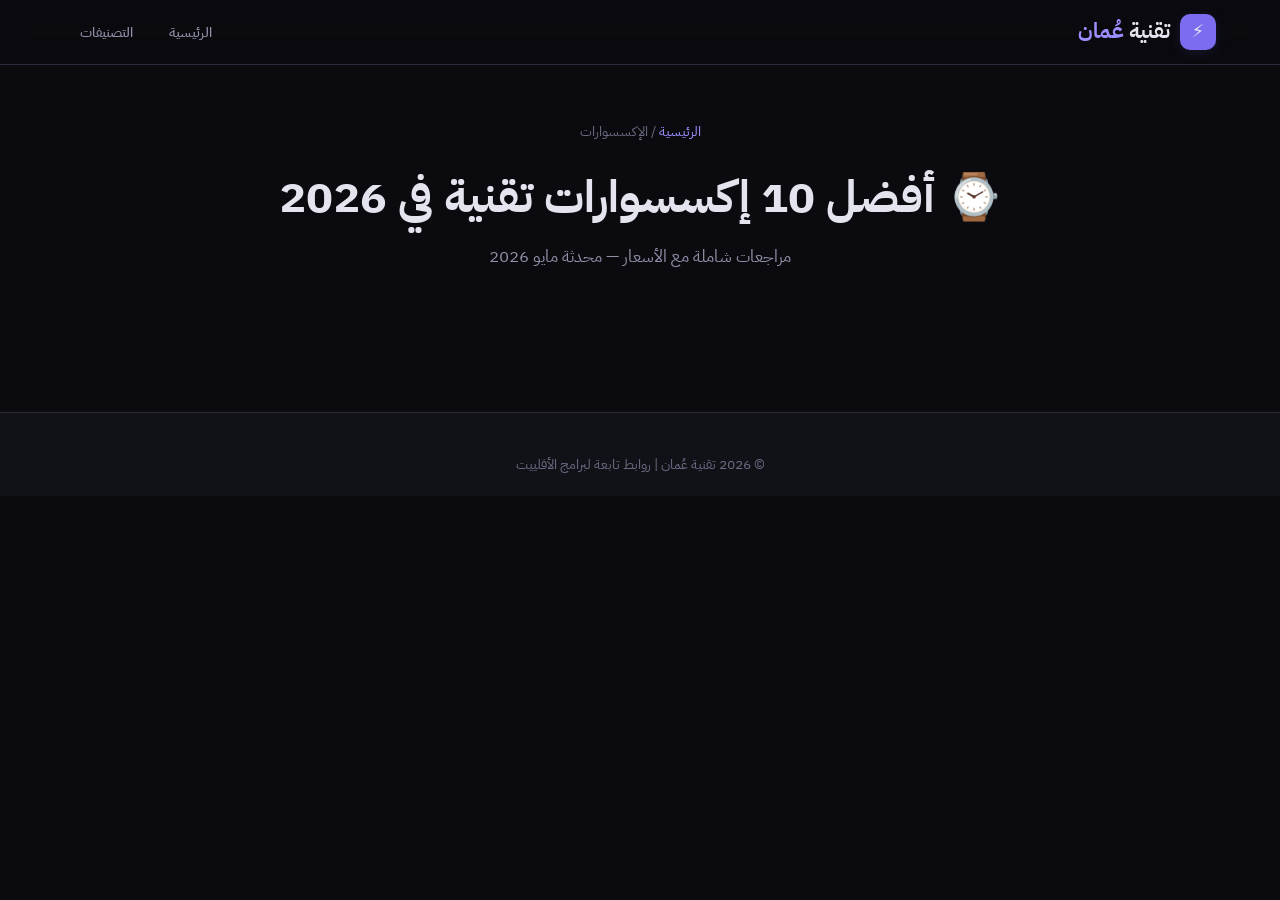
<file: posts/best-accessories-2026.html>
<!DOCTYPE html>
<html lang="ar" dir="rtl">
<head>
<meta charset="UTF-8">
<meta name="viewport" content="width=device-width, initial-scale=1.0">
<title>أفضل 10 إكسسوارات تقنية في 2026 — تقنية عُمان</title>
<meta name="description" content="أفضل الإكسسوارات التقنية في 2026 — ساعات ذكية، شواحن، حافظات، وأكثر">
<link href="https://fonts.googleapis.com/css2?family=IBM+Plex+Sans+Arabic:wght@300;400;500;600;700&display=swap" rel="stylesheet">
<style>
:root{--bg:#0a0a0f;--bg2:#111118;--bg3:#1a1a24;--card:#16161f;--border:#2a2a3a;--text:#e4e4ef;--text-dim:#9090a8;--text-muted:#6a6a80;--accent:#7c6cf0;--accent-light:#9b8fff;--accent-glow:rgba(124,108,240,0.15);--green:#34d399;--amber:#fbbf24;--radius:12px;--radius-lg:20px;--shadow:0 4px 24px rgba(0,0,0,0.4);--transition:0.3s cubic-bezier(0.4,0,0.2,1)}
*{margin:0;padding:0;box-sizing:border-box}
body{font-family:'IBM Plex Sans Arabic',system-ui,sans-serif;background:var(--bg);color:var(--text);line-height:1.7}
a{text-decoration:none;color:inherit}
.container{max-width:1200px;margin:0 auto;padding:0 24px}
.header{position:fixed;top:0;left:0;right:0;z-index:100;background:rgba(10,10,15,0.8);backdrop-filter:blur(16px);border-bottom:1px solid var(--border)}
.header-inner{display:flex;align-items:center;justify-content:space-between;height:64px}
.logo{display:flex;align-items:center;gap:10px;font-size:1.3rem;font-weight:700}
.logo-mark{width:36px;height:36px;background:var(--accent);border-radius:10px;display:flex;align-items:center;justify-content:center;font-size:1.1rem;box-shadow:0 2px 12px var(--accent-glow)}
.logo-accent{color:var(--accent-light)}
.nav{display:flex;gap:4px}
.nav a{padding:8px 16px;border-radius:8px;font-size:0.9rem;font-weight:500;color:var(--text-dim);transition:all var(--transition)}
.nav a:hover{color:var(--text);background:var(--bg3)}
.menu-btn{display:none;background:none;border:none;color:var(--text);font-size:1.4rem;cursor:pointer}
.page-hero{padding:120px 0 60px;text-align:center}
.breadcrumb{font-size:0.85rem;color:var(--text-muted);margin-bottom:16px}
.breadcrumb a{color:var(--accent-light)}
.page-hero h1{font-size:clamp(1.8rem,4vw,2.8rem);font-weight:700;margin-bottom:8px}
.page-hero p{color:var(--text-dim);font-size:1.05rem}
.product-list{max-width:900px;margin:0 auto;padding:0 24px 80px;display:flex;flex-direction:column;gap:16px}
.p-card{background:var(--card);border:1px solid var(--border);border-radius:var(--radius-lg);display:flex;overflow:hidden;transition:all var(--transition)}
.p-card:hover{border-color:var(--accent);transform:translateY(-3px);box-shadow:var(--shadow)}
.p-rank{min-width:56px;display:flex;align-items:center;justify-content:center;font-size:1.5rem;font-weight:700;background:var(--bg3);color:var(--accent);flex-shrink:0}
.p-img{width:160px;height:160px;object-fit:cover;flex-shrink:0}
.p-info{flex:1;padding:20px}
.p-cat{font-size:0.75rem;color:var(--accent-light);font-weight:600;text-transform:uppercase;letter-spacing:0.05em;margin-bottom:4px}
.p-info h3{font-size:1.15rem;font-weight:700;margin-bottom:6px}
.p-desc{color:var(--text-dim);font-size:0.88rem;margin-bottom:10px;line-height:1.6}
.stars{display:flex;gap:2px;align-items:center;margin-bottom:10px}
.star{color:var(--amber);font-size:0.85rem}
.star-o{color:var(--border);font-size:0.85rem}
.rating-val{font-size:0.78rem;color:var(--text-muted);margin-right:6px}
.p-bottom{display:flex;align-items:center;justify-content:space-between;flex-wrap:wrap;gap:10px}
.price{font-size:1.15rem;font-weight:700;color:var(--green)}
.price-old{font-size:0.82rem;color:var(--text-muted);text-decoration:line-through;margin-right:6px}
.btn-buy{padding:8px 20px;background:#f59e0b;color:#0a0a0f;border-radius:8px;font-weight:700;font-size:0.82rem;border:none;cursor:pointer;transition:all var(--transition);font-family:inherit}
.btn-buy:hover{background:#fbbf24;transform:translateY(-1px)}
.footer{border-top:1px solid var(--border);padding:40px 0 20px;text-align:center;background:var(--bg2)}
.footer p{color:var(--text-muted);font-size:0.85rem}
@media(max-width:768px){
  .nav{display:none}.menu-btn{display:block}
  .nav.open{display:flex;flex-direction:column;position:absolute;top:64px;left:0;right:0;background:var(--bg2);border-bottom:1px solid var(--border);padding:12px 24px;gap:4px}
  .p-card{flex-direction:column}.p-rank{min-width:auto;padding:8px}.p-img{width:100%;height:180px}
}
</style>
</head>
<body>
<header class="header" id="header"><div class="container"><div class="header-inner">
  <a href="../index.html" class="logo"><div class="logo-mark">⚡</div><span>تقنية <span class="logo-accent">عُمان</span></span></a>
  <nav class="nav" id="nav"><a href="../index.html">الرئيسية</a><a href="../index.html#categories">التصنيفات</a></nav>
  <button class="menu-btn" onclick="toggleNav()">☰</button>
</div></div></header>
<div class="page-hero"><div class="container">
  <div class="breadcrumb"><a href="../index.html">الرئيسية</a> / الإكسسوارات</div>
  <h1>⌚ أفضل 10 إكسسوارات تقنية في 2026</h1>
  <p>مراجعات شاملة مع الأسعار — محدثة مايو 2026</p>
</div></div>
<div class="product-list" id="list"></div>
<footer class="footer"><div class="container"><p>© 2026 تقنية عُمان | روابط تابعة لبرامج الأفلييت</p></div></footer>
<script>
window.addEventListener('scroll',()=>{document.getElementById('header').classList.toggle('scrolled',window.scrollY>40)});
function toggleNav(){document.getElementById('nav').classList.toggle('open')}
const stars=n=>'★'.repeat(Math.floor(n))+'<span class="star-o">'+'★'.repeat(5-Math.floor(n))+'</span>';
const items=[
  {name:'Apple Watch Series 10',cat:'أفضل ساعة ذكية',rating:8.8,price:'1,599',old:'1,799',desc:'أرق ساعة أبل مع شاشة أكبر. تتبع صحي دقيق ومقاومة للماء.',img:'https://images.unsplash.com/photo-1546868871-af0de0ae72be?w=300&h=300&fit=crop&q=70',url:'https://www.amazon.ae/s?k=apple+watch+series+10&tag=brqoman-21'},
  {name:'Samsung Galaxy Watch 7',cat:'أفضل مع أندرويد',rating:8.5,price:'1,199',old:null,desc:'تتبع صحي شامل مع تكامل مثالي مع هواتف سامسونج.',img:'https://images.unsplash.com/photo-1579586337278-3befd40fd17a?w=300&h=300&fit=crop&q=70',url:'https://www.amazon.ae/s?k=galaxy+watch+7&tag=brqoman-21'},
  {name:'Anker 737 Power Bank',cat:'أفضل بنك طاقة',rating:9.1,price:'349',old:'449',desc:'سعة 24000mAh بقوة 140W. يشحن اللابتوب والهاتف بنفس الوقت.',img:'https://images.unsplash.com/photo-1624823183493-ed5832f48f18?w=300&h=300&fit=crop&q=70',url:'https://www.amazon.ae/s?k=anker+737+power+bank&tag=brqoman-21'},
  {name:'Anker Nano 65W Charger',cat:'أفضل شاحن',rating:8.9,price:'129',old:'179',desc:'شاحن صغير بقوة 65W. يشحن 3 أجهزة بنفس الوقت.',img:'https://images.unsplash.com/photo-1583863788434-e58a36330cf0?w=300&h=300&fit=crop&q=70',url:'https://www.amazon.ae/s?k=anker+nano+65w+charger&tag=brqoman-21'},
  {name:'Apple AirTag 4-Pack',cat:'أفضل جهاز تتبع',rating:8.7,price:'399',old:null,desc:'تتبع أغراضك بدقة مع شبكة Find My.',img:'https://images.unsplash.com/photo-1621768216002-5ac171876625?w=300&h=300&fit=crop&q=70',url:'https://www.amazon.ae/s?k=airtag+4+pack&tag=brqoman-21'},
  {name:'Samsung Galaxy Buds 3 Pro',cat:'أفضل سماعات سامسونج',rating:8.6,price:'749',old:'899',desc:'صوت ممتاز مع إلغاء ضوضاء وتكامل مع سامسونج.',img:'https://images.unsplash.com/photo-1590658268037-6bf12165a8df?w=300&h=300&fit=crop&q=70',url:'https://www.amazon.ae/s?k=galaxy+buds+3+pro&tag=brqoman-21'},
  {name:'Logitech MX Master 4S',cat:'أفضل ماوس',rating:9.0,price:'399',old:null,desc:'ماوس احترافي مريح مع أزرار قابلة للتخصيص.',img:'https://images.unsplash.com/photo-1527864550417-7fd91fc51a46?w=300&h=300&fit=crop&q=70',url:'https://www.amazon.ae/s?k=mx+master+4s&tag=brqoman-21'},
  {name:'Keychron Q1 Pro',cat:'أفضل لوحة مفاتيح',rating:8.8,price:'549',old:null,desc:'لوحة مفاتيح ميكانيكية لاسلكية مع إطار ألومنيوم.',img:'https://images.unsplash.com/photo-1618384887929-16ec33fab9ef?w=300&h=300&fit=crop&q=70',url:'https://www.amazon.ae/s?k=keychron+q1+pro&tag=brqoman-21'},
  {name:'Spigen Tough Armor Case',cat:'أفضل حماية',rating:8.4,price:'89',old:'119',desc:'حماية عسكرية لهاتفك مع حامل مدمج.',img:'https://images.unsplash.com/photo-1601784551446-20c9e07cdbdb?w=300&h=300&fit=crop&q=70',url:'https://www.amazon.ae/s?k=spigen+tough+armor&tag=brqoman-21'},
  {name:'Anker 7-in-1 USB-C Hub',cat:'أفضل USB Hub',rating:8.6,price:'199',old:'249',desc:'7 منافذ في جهاز واحد. HDMI 4K، USB 3.0، وقراءة بطاقات.',img:'https://images.unsplash.com/photo-1625723044792-44de16ccb4e9?w=300&h=300&fit=crop&q=70',url:'https://www.amazon.ae/s?k=anker+7+in+1+usb+hub&tag=brqoman-21'},
];
const list=document.getElementById('list');
items.forEach((p,i)=>{
  list.innerHTML+=`<div class="p-card"><div class="p-rank">${i+1}</div><img class="p-img" src="${p.img}" alt="${p.name}" loading="lazy"><div class="p-info"><div class="p-cat">${p.cat}</div><h3>${p.name}</h3><div class="stars">${stars(p.rating)}<span class="rating-val">${p.rating}/10</span></div><p class="p-desc">${p.desc}</p><div class="p-bottom"><div><span class="price">${p.price} ر.ع</span>${p.old?`<span class="price-old">${p.old}</span>`:''}</div><a href="${p.url}" class="btn-buy" target="_blank" rel="nofollow">🛒 أمازون</a></div></div></div>`;
});
</script>
</body>
</html>
</file>
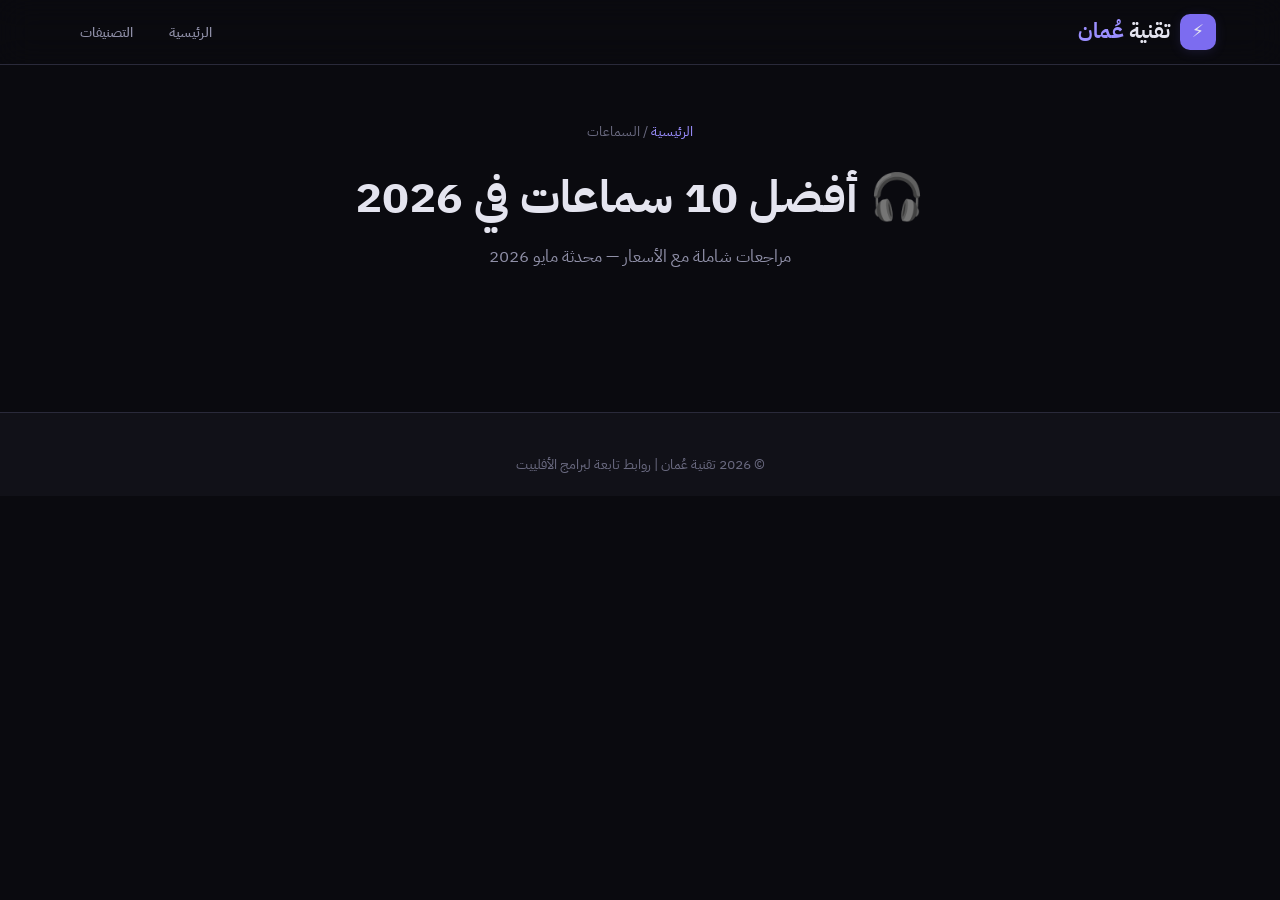
<file: posts/best-headphones-2026.html>
<!DOCTYPE html>
<html lang="ar" dir="rtl">
<head>
<meta charset="UTF-8">
<meta name="viewport" content="width=device-width, initial-scale=1.0">
<title>أفضل 10 سماعات في 2026 — تقنية عُمان</title>
<meta name="description" content="أفضل السماعات اللاسلكية والسلكية في 2026 — مراجعات شاملة مع الأسعار وروابط الشراء">
<link href="https://fonts.googleapis.com/css2?family=IBM+Plex+Sans+Arabic:wght@300;400;500;600;700&display=swap" rel="stylesheet">
<style>
:root{--bg:#0a0a0f;--bg2:#111118;--bg3:#1a1a24;--card:#16161f;--border:#2a2a3a;--text:#e4e4ef;--text-dim:#9090a8;--text-muted:#6a6a80;--accent:#7c6cf0;--accent-light:#9b8fff;--accent-glow:rgba(124,108,240,0.15);--green:#34d399;--amber:#fbbf24;--radius:12px;--radius-lg:20px;--shadow:0 4px 24px rgba(0,0,0,0.4);--transition:0.3s cubic-bezier(0.4,0,0.2,1)}
*{margin:0;padding:0;box-sizing:border-box}
body{font-family:'IBM Plex Sans Arabic',system-ui,sans-serif;background:var(--bg);color:var(--text);line-height:1.7}
a{text-decoration:none;color:inherit}
.container{max-width:1200px;margin:0 auto;padding:0 24px}
.header{position:fixed;top:0;left:0;right:0;z-index:100;background:rgba(10,10,15,0.8);backdrop-filter:blur(16px);border-bottom:1px solid var(--border)}
.header-inner{display:flex;align-items:center;justify-content:space-between;height:64px}
.logo{display:flex;align-items:center;gap:10px;font-size:1.3rem;font-weight:700}
.logo-mark{width:36px;height:36px;background:var(--accent);border-radius:10px;display:flex;align-items:center;justify-content:center;font-size:1.1rem;box-shadow:0 2px 12px var(--accent-glow)}
.logo-accent{color:var(--accent-light)}
.nav{display:flex;gap:4px}
.nav a{padding:8px 16px;border-radius:8px;font-size:0.9rem;font-weight:500;color:var(--text-dim);transition:all var(--transition)}
.nav a:hover{color:var(--text);background:var(--bg3)}
.menu-btn{display:none;background:none;border:none;color:var(--text);font-size:1.4rem;cursor:pointer}
.page-hero{padding:120px 0 60px;text-align:center}
.breadcrumb{font-size:0.85rem;color:var(--text-muted);margin-bottom:16px}
.breadcrumb a{color:var(--accent-light)}
.page-hero h1{font-size:clamp(1.8rem,4vw,2.8rem);font-weight:700;margin-bottom:8px}
.page-hero p{color:var(--text-dim);font-size:1.05rem}
.product-list{max-width:900px;margin:0 auto;padding:0 24px 80px;display:flex;flex-direction:column;gap:16px}
.p-card{background:var(--card);border:1px solid var(--border);border-radius:var(--radius-lg);display:flex;overflow:hidden;transition:all var(--transition)}
.p-card:hover{border-color:var(--accent);transform:translateY(-3px);box-shadow:var(--shadow)}
.p-rank{min-width:56px;display:flex;align-items:center;justify-content:center;font-size:1.5rem;font-weight:700;background:var(--bg3);color:var(--accent);flex-shrink:0}
.p-img{width:160px;height:160px;object-fit:cover;flex-shrink:0}
.p-info{flex:1;padding:20px}
.p-cat{font-size:0.75rem;color:var(--accent-light);font-weight:600;text-transform:uppercase;letter-spacing:0.05em;margin-bottom:4px}
.p-info h3{font-size:1.15rem;font-weight:700;margin-bottom:6px}
.p-desc{color:var(--text-dim);font-size:0.88rem;margin-bottom:10px;line-height:1.6}
.stars{display:flex;gap:2px;align-items:center;margin-bottom:10px}
.star{color:var(--amber);font-size:0.85rem}
.star-o{color:var(--border);font-size:0.85rem}
.rating-val{font-size:0.78rem;color:var(--text-muted);margin-right:6px}
.p-bottom{display:flex;align-items:center;justify-content:space-between;flex-wrap:wrap;gap:10px}
.price{font-size:1.15rem;font-weight:700;color:var(--green)}
.price-old{font-size:0.82rem;color:var(--text-muted);text-decoration:line-through;margin-right:6px}
.btn-buy{padding:8px 20px;background:#f59e0b;color:#0a0a0f;border-radius:8px;font-weight:700;font-size:0.82rem;border:none;cursor:pointer;transition:all var(--transition);font-family:inherit}
.btn-buy:hover{background:#fbbf24;transform:translateY(-1px)}
.footer{border-top:1px solid var(--border);padding:40px 0 20px;text-align:center;background:var(--bg2)}
.footer p{color:var(--text-muted);font-size:0.85rem}
@media(max-width:768px){
  .nav{display:none}
  .menu-btn{display:block}
  .nav.open{display:flex;flex-direction:column;position:absolute;top:64px;left:0;right:0;background:var(--bg2);border-bottom:1px solid var(--border);padding:12px 24px;gap:4px}
  .p-card{flex-direction:column}
  .p-rank{min-width:auto;padding:8px}
  .p-img{width:100%;height:180px}
}
</style>
</head>
<body>
<header class="header" id="header"><div class="container"><div class="header-inner">
  <a href="../index.html" class="logo"><div class="logo-mark">⚡</div><span>تقنية <span class="logo-accent">عُمان</span></span></a>
  <nav class="nav" id="nav"><a href="../index.html">الرئيسية</a><a href="../index.html#categories">التصنيفات</a></nav>
  <button class="menu-btn" onclick="toggleNav()">☰</button>
</div></div></header>

<div class="page-hero"><div class="container">
  <div class="breadcrumb"><a href="../index.html">الرئيسية</a> / السماعات</div>
  <h1>🎧 أفضل 10 سماعات في 2026</h1>
  <p>مراجعات شاملة مع الأسعار — محدثة مايو 2026</p>
</div></div>

<div class="product-list" id="list"></div>

<footer class="footer"><div class="container"><p>© 2026 تقنية عُمان | روابط تابعة لبرامج الأفلييت</p></div></footer>

<script>
window.addEventListener('scroll',()=>{document.getElementById('header').classList.toggle('scrolled',window.scrollY>40)});
function toggleNav(){document.getElementById('nav').classList.toggle('open')}
const stars=n=>'★'.repeat(Math.floor(n))+'<span class="star-o">'+'★'.repeat(5-Math.floor(n))+'</span>';
const items=[
  {name:'Sony WH-1000XM5',cat:'أفضل إلغاء ضوضاء',rating:9.2,price:'1,199',old:'1,499',desc:'أفضل سماعات إلغاء ضوضاء في العالم. صوت نقي وبطارية 30 ساعة.',img:'https://images.unsplash.com/photo-1505740420928-5e560c06d30e?w=300&h=300&fit=crop&q=70',url:'https://www.amazon.ae/s?k=sony+wh1000xm5&tag=brqoman-21'},
  {name:'AirPods Pro 3',cat:'أفضل سماعات أذن',rating:9.0,price:'949',old:'1,099',desc:'إلغاء ضوضاء متقدم، صوت مكاني، وتكامل سلس مع أبل.',img:'https://images.unsplash.com/photo-1583394838336-acd977736f90?w=300&h=300&fit=crop&q=70',url:'https://www.amazon.ae/s?k=airpods+pro+3&tag=brqoman-21'},
  {name:'Bose QuietComfort Ultra',cat:'الأكثر راحة',rating:8.9,price:'1,099',old:'1,299',desc:'راحة استثنائية مع إلغاء ضوضاء ممتاز. مثالية للسفر.',img:'https://images.unsplash.com/photo-1546435770-a3e426bf472b?w=300&h=300&fit=crop&q=70',url:'https://www.amazon.ae/s?k=bose+quietcomfort+ultra&tag=brqoman-21'},
  {name:'Sennheiser Momentum 4',cat:'أفضل جودة صوت',rating:9.1,price:'1,399',old:null,desc:'صوت استوديو احترافي في سماعة لاسلكية. بطارية 60 ساعة.',img:'https://images.unsplash.com/photo-1484704849700-f032a568e944?w=300&h=300&fit=crop&q=70',url:'https://www.amazon.ae/s?k=sennheiser+momentum+4&tag=brqoman-21'},
  {name:'JBL Tour One M2',cat:'أفضل قيمة',rating:8.5,price:'699',old:'899',desc:'إلغاء ضوضاء جيد بسعر معقول. بطارية 50 ساعة وشحن سريع.',img:'https://images.unsplash.com/photo-1524678606370-a47ad25cb82a?w=300&h=300&fit=crop&q=70',url:'https://www.amazon.ae/s?k=jbl+tour+one+m2&tag=brqoman-21'},
  {name:'Apple AirPods Max 2',cat:'أفضل سماعات أبل',rating:8.7,price:'1,799',old:null,desc:'صوت محيطي مذهل مع بناء من الألومنيوم. مثالية لعالم أبل.',img:'https://images.unsplash.com/photo-1625245488600-f03fef636a3c?w=300&h=300&fit=crop&q=70',url:'https://www.amazon.ae/s?k=airpods+max+2&tag=brqoman-21'},
  {name:'Samsung Galaxy Buds 3 Pro',cat:'أفضل مع سامسونج',rating:8.6,price:'749',old:'899',desc:'تكامل مثالي مع هواتف سامسونج. صوت ممتاز وإلغاء ضوضاء.',img:'https://images.unsplash.com/photo-1590658268037-6bf12165a8df?w=300&h=300&fit=crop&q=70',url:'https://www.amazon.ae/s?k=galaxy+buds+3+pro&tag=brqoman-21'},
  {name:'Sony WF-1000XM5',cat:'أفضل سماعات أذن فاخرة',rating:8.8,price:'1,099',old:'1,299',desc:'أصغر وأخف مع إلغاء ضوضاء ممتاز. صوت Hi-Res.',img:'https://images.unsplash.com/photo-1631867675167-90a456a90863?w=300&h=300&fit=crop&q=70',url:'https://www.amazon.ae/s?k=sony+wf1000xm5&tag=brqoman-21'},
  {name:'Anker Soundcore Space Q45',cat:'أفضل اقتصادي',rating:8.3,price:'349',old:'449',desc:'إلغاء ضوضاء جيد جداً بالسعر. بطارية 50 ساعة.',img:'https://images.unsplash.com/photo-1558756520-22cfe5d382ca?w=300&h=300&fit=crop&q=70',url:'https://www.amazon.ae/s?k=anker+soundcore+space+q45&tag=brqoman-21'},
  {name:'Beats Studio Pro',cat:'أفضل للرياضة',rating:8.4,price:'799',old:null,desc:'تصميم رياضي مع صوت عميق وبطارية 40 ساعة.',img:'https://images.unsplash.com/photo-1577174881658-0f30ed549adc?w=300&h=300&fit=crop&q=70',url:'https://www.amazon.ae/s?k=beats+studio+pro&tag=brqoman-21'},
];
const list=document.getElementById('list');
items.forEach((p,i)=>{
  list.innerHTML+=`<div class="p-card"><div class="p-rank">${i+1}</div><img class="p-img" src="${p.img}" alt="${p.name}" loading="lazy"><div class="p-info"><div class="p-cat">${p.cat}</div><h3>${p.name}</h3><div class="stars">${stars(p.rating)}<span class="rating-val">${p.rating}/10</span></div><p class="p-desc">${p.desc}</p><div class="p-bottom"><div><span class="price">${p.price} ر.ع</span>${p.old?`<span class="price-old">${p.old}</span>`:''}</div><a href="${p.url}" class="btn-buy" target="_blank" rel="nofollow">🛒 أمازون</a></div></div></div>`;
});
</script>
</body>
</html>
</file>
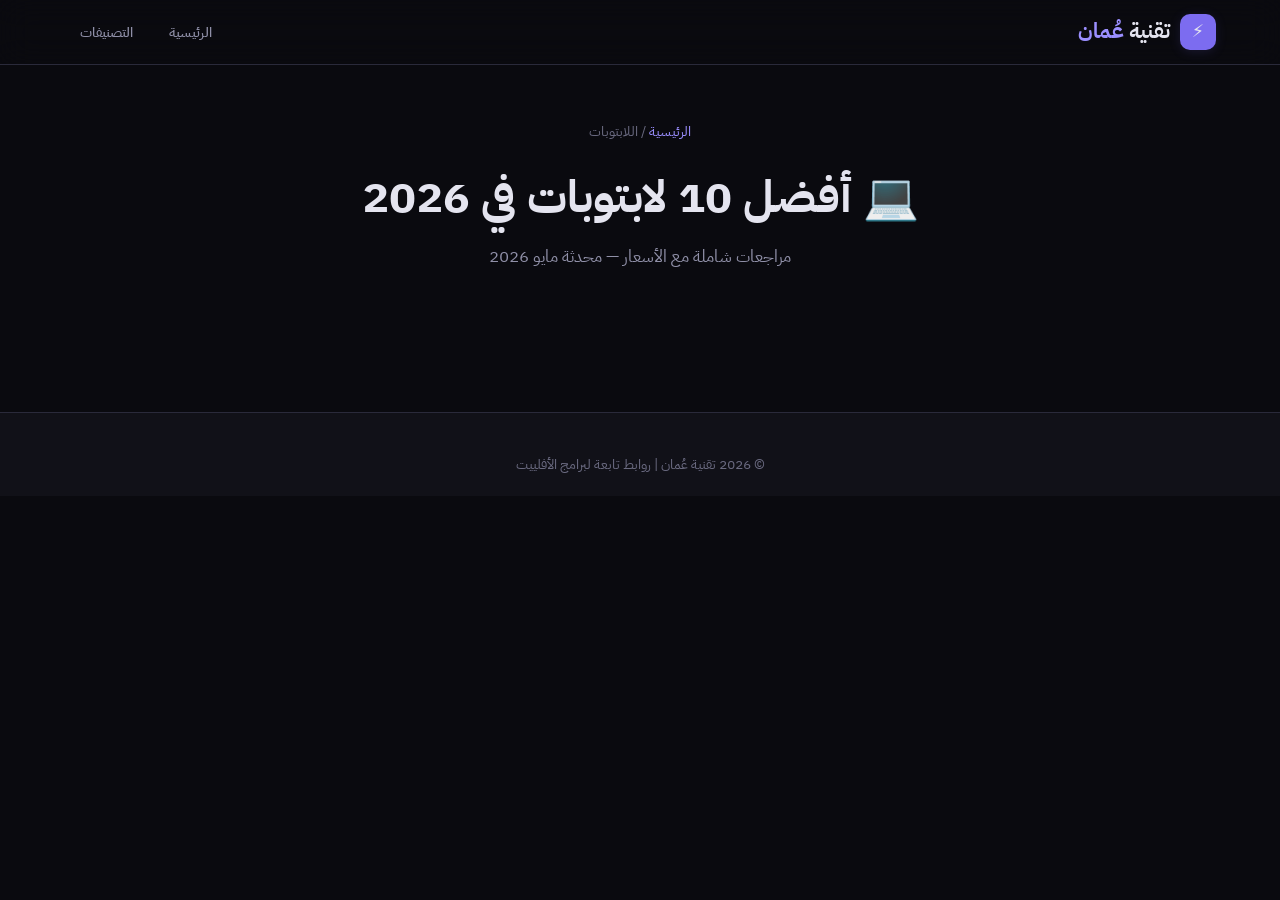
<file: posts/best-laptops-2026.html>
<!DOCTYPE html>
<html lang="ar" dir="rtl">
<head>
<meta charset="UTF-8">
<meta name="viewport" content="width=device-width, initial-scale=1.0">
<title>أفضل 10 لابتوبات في 2026 — تقنية عُمان</title>
<meta name="description" content="أفضل اللابتوبات في 2026 — للعمل، الدراسة، والألعاب مع الأسعار والمواصفات">
<link href="https://fonts.googleapis.com/css2?family=IBM+Plex+Sans+Arabic:wght@300;400;500;600;700&display=swap" rel="stylesheet">
<style>
:root{--bg:#0a0a0f;--bg2:#111118;--bg3:#1a1a24;--card:#16161f;--border:#2a2a3a;--text:#e4e4ef;--text-dim:#9090a8;--text-muted:#6a6a80;--accent:#7c6cf0;--accent-light:#9b8fff;--accent-glow:rgba(124,108,240,0.15);--green:#34d399;--amber:#fbbf24;--radius:12px;--radius-lg:20px;--shadow:0 4px 24px rgba(0,0,0,0.4);--transition:0.3s cubic-bezier(0.4,0,0.2,1)}
*{margin:0;padding:0;box-sizing:border-box}
body{font-family:'IBM Plex Sans Arabic',system-ui,sans-serif;background:var(--bg);color:var(--text);line-height:1.7}
a{text-decoration:none;color:inherit}
.container{max-width:1200px;margin:0 auto;padding:0 24px}
.header{position:fixed;top:0;left:0;right:0;z-index:100;background:rgba(10,10,15,0.8);backdrop-filter:blur(16px);border-bottom:1px solid var(--border)}
.header-inner{display:flex;align-items:center;justify-content:space-between;height:64px}
.logo{display:flex;align-items:center;gap:10px;font-size:1.3rem;font-weight:700}
.logo-mark{width:36px;height:36px;background:var(--accent);border-radius:10px;display:flex;align-items:center;justify-content:center;font-size:1.1rem;box-shadow:0 2px 12px var(--accent-glow)}
.logo-accent{color:var(--accent-light)}
.nav{display:flex;gap:4px}
.nav a{padding:8px 16px;border-radius:8px;font-size:0.9rem;font-weight:500;color:var(--text-dim);transition:all var(--transition)}
.nav a:hover{color:var(--text);background:var(--bg3)}
.menu-btn{display:none;background:none;border:none;color:var(--text);font-size:1.4rem;cursor:pointer}
.page-hero{padding:120px 0 60px;text-align:center}
.breadcrumb{font-size:0.85rem;color:var(--text-muted);margin-bottom:16px}
.breadcrumb a{color:var(--accent-light)}
.page-hero h1{font-size:clamp(1.8rem,4vw,2.8rem);font-weight:700;margin-bottom:8px}
.page-hero p{color:var(--text-dim);font-size:1.05rem}
.product-list{max-width:900px;margin:0 auto;padding:0 24px 80px;display:flex;flex-direction:column;gap:16px}
.p-card{background:var(--card);border:1px solid var(--border);border-radius:var(--radius-lg);display:flex;overflow:hidden;transition:all var(--transition)}
.p-card:hover{border-color:var(--accent);transform:translateY(-3px);box-shadow:var(--shadow)}
.p-rank{min-width:56px;display:flex;align-items:center;justify-content:center;font-size:1.5rem;font-weight:700;background:var(--bg3);color:var(--accent);flex-shrink:0}
.p-img{width:160px;height:160px;object-fit:cover;flex-shrink:0}
.p-info{flex:1;padding:20px}
.p-cat{font-size:0.75rem;color:var(--accent-light);font-weight:600;text-transform:uppercase;letter-spacing:0.05em;margin-bottom:4px}
.p-info h3{font-size:1.15rem;font-weight:700;margin-bottom:6px}
.p-desc{color:var(--text-dim);font-size:0.88rem;margin-bottom:10px;line-height:1.6}
.stars{display:flex;gap:2px;align-items:center;margin-bottom:10px}
.star{color:var(--amber);font-size:0.85rem}
.star-o{color:var(--border);font-size:0.85rem}
.rating-val{font-size:0.78rem;color:var(--text-muted);margin-right:6px}
.p-bottom{display:flex;align-items:center;justify-content:space-between;flex-wrap:wrap;gap:10px}
.price{font-size:1.15rem;font-weight:700;color:var(--green)}
.price-old{font-size:0.82rem;color:var(--text-muted);text-decoration:line-through;margin-right:6px}
.btn-buy{padding:8px 20px;background:#f59e0b;color:#0a0a0f;border-radius:8px;font-weight:700;font-size:0.82rem;border:none;cursor:pointer;transition:all var(--transition);font-family:inherit}
.btn-buy:hover{background:#fbbf24;transform:translateY(-1px)}
.footer{border-top:1px solid var(--border);padding:40px 0 20px;text-align:center;background:var(--bg2)}
.footer p{color:var(--text-muted);font-size:0.85rem}
@media(max-width:768px){
  .nav{display:none}.menu-btn{display:block}
  .nav.open{display:flex;flex-direction:column;position:absolute;top:64px;left:0;right:0;background:var(--bg2);border-bottom:1px solid var(--border);padding:12px 24px;gap:4px}
  .p-card{flex-direction:column}.p-rank{min-width:auto;padding:8px}.p-img{width:100%;height:180px}
}
</style>
</head>
<body>
<header class="header" id="header"><div class="container"><div class="header-inner">
  <a href="../index.html" class="logo"><div class="logo-mark">⚡</div><span>تقنية <span class="logo-accent">عُمان</span></span></a>
  <nav class="nav" id="nav"><a href="../index.html">الرئيسية</a><a href="../index.html#categories">التصنيفات</a></nav>
  <button class="menu-btn" onclick="toggleNav()">☰</button>
</div></div></header>
<div class="page-hero"><div class="container">
  <div class="breadcrumb"><a href="../index.html">الرئيسية</a> / اللابتوبات</div>
  <h1>💻 أفضل 10 لابتوبات في 2026</h1>
  <p>مراجعات شاملة مع الأسعار — محدثة مايو 2026</p>
</div></div>
<div class="product-list" id="list"></div>
<footer class="footer"><div class="container"><p>© 2026 تقنية عُمان | روابط تابعة لبرامج الأفلييت</p></div></footer>
<script>
window.addEventListener('scroll',()=>{document.getElementById('header').classList.toggle('scrolled',window.scrollY>40)});
function toggleNav(){document.getElementById('nav').classList.toggle('open')}
const stars=n=>'★'.repeat(Math.floor(n))+'<span class="star-o">'+'★'.repeat(5-Math.floor(n))+'</span>';
const items=[
  {name:'MacBook Air M4',cat:'الأفضل بشكل عام',rating:9.3,price:'3,899',old:'4,299',desc:'خفيف وقوي بشكل لا يُصدق. بطارية 18 ساعة وأداء خرافي.',img:'https://images.unsplash.com/photo-1517336714731-489689fd1ca8?w=300&h=300&fit=crop&q=70',url:'https://www.amazon.ae/s?k=macbook+air+m4&tag=brqoman-21'},
  {name:'MacBook Pro M4 Pro',cat:'الأفضل للمحترفين',rating:9.5,price:'7,499',old:null,desc:'أقوى لابتوب من أبل. مثالي لتحرير الفيديو والتصميم.',img:'https://images.unsplash.com/photo-1541807084-5c52b6b3adef?w=300&h=300&fit=crop&q=70',url:'https://www.amazon.ae/s?k=macbook+pro+m4+pro&tag=brqoman-21'},
  {name:'Dell XPS 15',cat:'أفضل لابتوب أندرويد',rating:8.8,price:'4,599',old:'5,199',desc:'شاشة OLED مذهلة مع أداء قوي. تصميم أنيق وخفيف.',img:'https://images.unsplash.com/photo-1593642632559-0c6d3fc62b89?w=300&h=300&fit=crop&q=70',url:'https://www.amazon.ae/s?k=dell+xps+15&tag=brqoman-21'},
  {name:'Lenovo ThinkPad X1 Carbon',cat:'أفضل للعمل',rating:8.9,price:'5,299',old:null,desc:'لوحة مفاتيح أسطورية ومتانة عالية. المفضل في الشركات.',img:'https://images.unsplash.com/photo-1588872657578-7efd1f1555ed?w=300&h=300&fit=crop&q=70',url:'https://www.amazon.ae/s?k=thinkpad+x1+carbon&tag=brqoman-21'},
  {name:'ASUS ROG Zephyrus G14',cat:'أفضل لابتوب ألعاب',rating:9.0,price:'5,999',old:'6,499',desc:'ألعاب قوية في جسم خفيف. شاشة 144Hz وRTX 4070.',img:'https://images.unsplash.com/photo-1603302576837-37561b2e2302?w=300&h=300&fit=crop&q=70',url:'https://www.amazon.ae/s?k=asus+rog+zephyrus+g14&tag=brqoman-21'},
  {name:'HP Spectre x360',cat:'أفضل 2-in-1',rating:8.6,price:'4,199',old:null,desc:'لابتوب يتحول لتابلت. شاشة OLED لمسية وتصميم فاخر.',img:'https://images.unsplash.com/photo-1525547719571-a2d4ac8945e2?w=300&h=300&fit=crop&q=70',url:'https://www.amazon.ae/s?k=hp+spectre+x360&tag=brqoman-21'},
  {name:'Samsung Galaxy Book4 Ultra',cat:'أفضل مع سامسونج',rating:8.5,price:'4,799',old:null,desc:'شاشة AMOLED مذهلة وتكامل مع هواتف سامسونج.',img:'https://images.unsplash.com/photo-1496181133206-80ce9b88a853?w=300&h=300&fit=crop&q=70',url:'https://www.amazon.ae/s?k=galaxy+book4+ultra&tag=brqoman-21'},
  {name:'Acer Swift Go 14',cat:'أفضل قيمة',rating:8.3,price:'2,499',old:'2,899',desc:'أداء ممتاز بسعر معقول. خفيف ومناسب للطلاب.',img:'https://images.unsplash.com/photo-1484788984921-03950022c9ef?w=300&h=300&fit=crop&q=70',url:'https://www.amazon.ae/s?k=acer+swift+go+14&tag=brqoman-21'},
  {name:'Microsoft Surface Laptop 7',cat:'أفضل شاشة لمسية',rating:8.4,price:'3,699',old:null,desc:'شاشة PixelSense رقيقة مع أداء Snapdragon X Elite.',img:'https://images.unsplash.com/photo-1542751371-adc38448a05e?w=300&h=300&fit=crop&q=70',url:'https://www.amazon.ae/s?k=surface+laptop+7&tag=brqoman-21'},
  {lenovo:'Lenovo IdeaPad Slim 5',cat:'أفضل اقتصادي',rating:8.0,price:'1,799',old:'2,199',desc:'لابتوب يومي ممتاز بالسعر. بطارية تدوم 10 ساعات.',img:'https://images.unsplash.com/photo-1525547719571-a2d4ac8945e2?w=300&h=300&fit=crop&q=70',url:'https://www.amazon.ae/s?k=ideapad+slim+5&tag=brqoman-21'},
];
const list=document.getElementById('list');
items.forEach((p,i)=>{
  list.innerHTML+=`<div class="p-card"><div class="p-rank">${i+1}</div><img class="p-img" src="${p.img}" alt="${p.name}" loading="lazy"><div class="p-info"><div class="p-cat">${p.cat}</div><h3>${p.name}</h3><div class="stars">${stars(p.rating)}<span class="rating-val">${p.rating}/10</span></div><p class="p-desc">${p.desc}</p><div class="p-bottom"><div><span class="price">${p.price} ر.ع</span>${p.old?`<span class="price-old">${p.old}</span>`:''}</div><a href="${p.url}" class="btn-buy" target="_blank" rel="nofollow">🛒 أمازون</a></div></div></div>`;
});
</script>
</body>
</html>
</file>
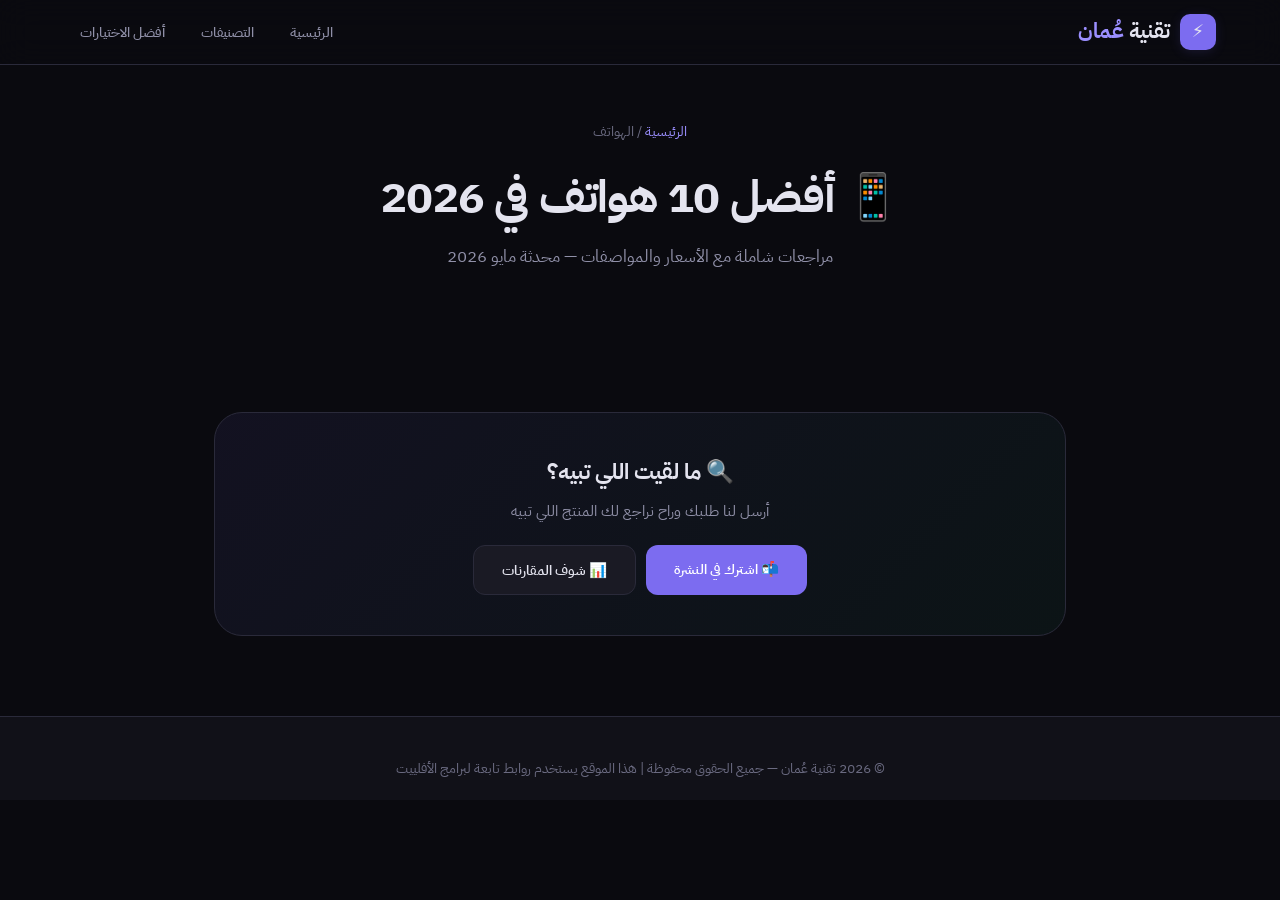
<file: posts/best-phones-2026.html>
<!DOCTYPE html>
<html lang="ar" dir="rtl">
<head>
<meta charset="UTF-8">
<meta name="viewport" content="width=device-width, initial-scale=1.0">
<title>أفضل 10 هواتف في 2026 — تقنية عُمان</title>
<meta name="description" content="أفضل الهواتف الذكية في 2026 — مراجعات شاملة مع الأسعار والمواصفات وروابط الشراء من أمازون ونون">
<link href="https://fonts.googleapis.com/css2?family=IBM+Plex+Sans+Arabic:wght@300;400;500;600;700&display=swap" rel="stylesheet">
<script type="application/ld+json">
{
  "@context": "https://schema.org",
  "@type": "Article",
  "headline": "أفضل 10 هواتف في 2026",
  "author": {"@type": "Organization", "name": "تقنية عُمان"},
  "dateModified": "2026-05-19",
  "publisher": {"@type": "Organization", "name": "تقنية عُمان"}
}
</script>
<style>
:root {
  --bg: #0a0a0f; --bg2: #111118; --bg3: #1a1a24; --card: #16161f;
  --card-hover: #1e1e2a; --border: #2a2a3a; --text: #e4e4ef; --text-dim: #9090a8;
  --text-muted: #6a6a80; --accent: #7c6cf0; --accent-light: #9b8fff;
  --accent-glow: rgba(124,108,240,0.15); --green: #34d399; --amber: #fbbf24;
  --radius: 12px; --radius-lg: 20px; --radius-xl: 28px;
  --shadow: 0 4px 24px rgba(0,0,0,0.4); --transition: 0.3s cubic-bezier(0.4,0,0.2,1);
}
*{margin:0;padding:0;box-sizing:border-box}
html{scroll-behavior:smooth}
body{font-family:'IBM Plex Sans Arabic',system-ui,sans-serif;background:var(--bg);color:var(--text);line-height:1.7;-webkit-font-smoothing:antialiased}
a{text-decoration:none;color:inherit;transition:color var(--transition)}
img{max-width:100%;display:block}
.container{max-width:1200px;margin:0 auto;padding:0 24px}

.header{position:fixed;top:0;left:0;right:0;z-index:100;background:rgba(10,10,15,0.8);backdrop-filter:blur(16px) saturate(1.4);border-bottom:1px solid var(--border);transition:all var(--transition)}
.header.scrolled{background:rgba(10,10,15,0.95)}
.header-inner{display:flex;align-items:center;justify-content:space-between;height:64px}
.logo{display:flex;align-items:center;gap:10px;font-size:1.3rem;font-weight:700}
.logo-mark{width:36px;height:36px;background:var(--accent);border-radius:10px;display:flex;align-items:center;justify-content:center;font-size:1.1rem;box-shadow:0 2px 12px var(--accent-glow)}
.logo-accent{color:var(--accent-light)}
.nav{display:flex;gap:4px}
.nav a{padding:8px 16px;border-radius:8px;font-size:0.9rem;font-weight:500;color:var(--text-dim);transition:all var(--transition)}
.nav a:hover{color:var(--text);background:var(--bg3)}
.menu-btn{display:none;background:none;border:none;color:var(--text);font-size:1.4rem;cursor:pointer}

.page-hero{padding:120px 0 60px;text-align:center}
.breadcrumb{font-size:0.85rem;color:var(--text-muted);margin-bottom:16px}
.breadcrumb a{color:var(--accent-light)}
.page-hero h1{font-size:clamp(1.8rem,4vw,2.8rem);font-weight:700;letter-spacing:-0.02em;margin-bottom:8px}
.page-hero p{color:var(--text-dim);font-size:1.05rem}

/* Phone List */
.phone-list{max-width:900px;margin:0 auto;padding:0 24px 80px;display:flex;flex-direction:column;gap:16px}
.phone-card{background:var(--card);border:1px solid var(--border);border-radius:var(--radius-lg);display:flex;overflow:hidden;transition:all var(--transition)}
.phone-card:hover{border-color:var(--accent);transform:translateY(-3px);box-shadow:var(--shadow)}
.phone-rank{min-width:56px;display:flex;align-items:center;justify-content:center;font-size:1.5rem;font-weight:700;background:var(--bg3);color:var(--accent);flex-shrink:0}
.phone-img{width:160px;height:160px;object-fit:cover;flex-shrink:0}
.phone-info{flex:1;padding:20px}
.phone-info .pcat{font-size:0.75rem;color:var(--accent-light);font-weight:600;text-transform:uppercase;letter-spacing:0.05em;margin-bottom:4px}
.phone-info h3{font-size:1.15rem;font-weight:700;margin-bottom:6px}
.phone-info .pdesc{color:var(--text-dim);font-size:0.88rem;margin-bottom:10px;line-height:1.6}
.stars{display:flex;gap:2px;align-items:center;margin-bottom:10px}
.star{color:var(--amber);font-size:0.85rem}
.star-o{color:var(--border);font-size:0.85rem}
.rating-val{font-size:0.78rem;color:var(--text-muted);margin-right:6px}
.phone-bottom{display:flex;align-items:center;justify-content:space-between;flex-wrap:wrap;gap:10px}
.price{font-size:1.15rem;font-weight:700;color:var(--green)}
.price-old{font-size:0.82rem;color:var(--text-muted);text-decoration:line-through;margin-right:6px}
.btn-amazon{padding:8px 20px;background:#f59e0b;color:#0a0a0f;border-radius:8px;font-weight:700;font-size:0.82rem;border:none;cursor:pointer;transition:all var(--transition);font-family:inherit}
.btn-amazon:hover{background:#fbbf24;transform:translateY(-1px)}
.btn-review{padding:8px 16px;background:var(--bg3);color:var(--text-dim);border-radius:8px;font-weight:600;font-size:0.82rem;border:1px solid var(--border);cursor:pointer;transition:all var(--transition);font-family:inherit}
.btn-review:hover{border-color:var(--accent);color:var(--accent-light)}

/* CTA */
.cta-section{max-width:900px;margin:0 auto;padding:0 24px 80px}
.cta-box{background:linear-gradient(135deg,rgba(124,108,240,0.08),rgba(52,211,153,0.05));border:1px solid var(--border);border-radius:var(--radius-xl);padding:40px;text-align:center}
.cta-box h2{font-size:1.4rem;font-weight:700;margin-bottom:8px}
.cta-box p{color:var(--text-dim);margin-bottom:20px;font-size:0.95rem}
.cta-buttons{display:flex;gap:10px;justify-content:center;flex-wrap:wrap}
.btn-cta{padding:12px 28px;background:var(--accent);color:white;border-radius:var(--radius);font-weight:600;font-size:0.9rem;border:none;cursor:pointer;transition:all var(--transition);font-family:inherit}
.btn-cta:hover{background:var(--accent-light);transform:translateY(-2px)}

/* Footer */
.footer{border-top:1px solid var(--border);padding:40px 0 20px;text-align:center;background:var(--bg2)}
.footer p{color:var(--text-muted);font-size:0.85rem}

@media(max-width:768px){
  .nav{display:none}
  .menu-btn{display:block}
  .nav.open{display:flex;flex-direction:column;position:absolute;top:64px;left:0;right:0;background:var(--bg2);border-bottom:1px solid var(--border);padding:12px 24px;gap:4px}
  .phone-card{flex-direction:column}
  .phone-rank{min-width:auto;padding:8px}
  .phone-img{width:100%;height:180px}
}
</style>
</head>
<body>

<header class="header" id="header">
  <div class="container">
    <div class="header-inner">
      <a href="../index.html" class="logo">
        <div class="logo-mark">⚡</div>
        <span>تقنية <span class="logo-accent">عُمان</span></span>
      </a>
      <nav class="nav" id="nav">
        <a href="../index.html">الرئيسية</a>
        <a href="../index.html#categories">التصنيفات</a>
        <a href="../index.html#featured">أفضل الاختيارات</a>
      </nav>
      <button class="menu-btn" onclick="toggleNav()">☰</button>
    </div>
  </div>
</header>

<div class="page-hero">
  <div class="container">
    <div class="breadcrumb"><a href="../index.html">الرئيسية</a> / الهواتف</div>
    <h1>📱 أفضل 10 هواتف في 2026</h1>
    <p>مراجعات شاملة مع الأسعار والمواصفات — محدثة مايو 2026</p>
  </div>
</div>

<div class="phone-list" id="phone-list"></div>

<div class="cta-section">
  <div class="cta-box">
    <h2>🔍 ما لقيت اللي تبيه؟</h2>
    <p>أرسل لنا طلبك وراح نراجع لك المنتج اللي تبيه</p>
    <div class="cta-buttons">
      <a href="../index.html#nl" class="btn-cta">📬 اشترك في النشرة</a>
      <a href="../index.html#compare" class="btn-cta" style="background:var(--bg3);color:var(--text);border:1px solid var(--border)">📊 شوف المقارنات</a>
    </div>
  </div>
</div>

<footer class="footer">
  <div class="container">
    <p>© 2026 تقنية عُمان — جميع الحقوق محفوظة | هذا الموقع يستخدم روابط تابعة لبرامج الأفلييت</p>
  </div>
</footer>

<script>
window.addEventListener('scroll',()=>{document.getElementById('header').classList.toggle('scrolled',window.scrollY>40)});
function toggleNav(){document.getElementById('nav').classList.toggle('open')}

const stars=n=>'★'.repeat(Math.floor(n))+'<span class="star-o">'+'★'.repeat(5-Math.floor(n))+'</span>';

const phones=[
  {name:'Samsung Galaxy S25 Ultra',cat:'الأفضل بشكل عام',rating:9.5,price:'4,299',old:'4,799',desc:'كاميرا 200MP مذهلة، أداء خرافي، قلم S Pen مدمج. أفضل هاتف أندرويد بدون منازع.',img:'https://images.unsplash.com/photo-1695048133142-1a204842569?w=300&h=300&fit=crop&q=70',url:'https://www.amazon.ae/s?k=galaxy+s25+ultra&tag=brqoman-21'},
  {name:'iPhone 16 Pro Max',cat:'الأفضل لأبل',rating:9.3,price:'4,599',old:'4,999',desc:'أقوى آيفون مع A18 Pro. كاميرا 48MP، زر التحكم بالكاميرا، وApple Intelligence.',img:'https://images.unsplash.com/photo-1695048133142-1a20484d2569?w=300&h=300&fit=crop&q=70&sat=-100',url:'https://www.amazon.ae/s?k=iphone+16+pro+max&tag=brqoman-21'},
  {name:'Google Pixel 9 Pro',cat:'الأفضل للذكاء الاصطناعي',rating:8.9,price:'3,199',old:'3,599',desc:'أندرويد نقي مع أقوى ميزات AI. كاميرا 50MP مع تحرير سحري للصور.',img:'https://images.unsplash.com/photo-1598327105666-5b89351aff97?w=300&h=300&fit=crop&q=70',url:'https://www.amazon.ae/s?k=pixel+9+pro&tag=brqoman-21'},
  {name:'OnePlus 13',cat:'أفضل قيمة للسعر',rating:8.7,price:'2,799',old:'3,199',desc:'مواصفات فاخرة بسعر أقل. شاشة 120Hz، شحن سريع 100W.',img:'https://images.unsplash.com/photo-1592899677977-9c10ca588bbd?w=300&h=300&fit=crop&q=70',url:'https://www.amazon.ae/s?k=oneplus+13&tag=brqoman-21'},
  {name:'Samsung Galaxy A55',cat:'أفضل هاتف اقتصادي',rating:8.2,price:'899',old:'1,099',desc:'هاتف اقتصادي بمواصفات ممتازة. شاشة AMOLED وكاميرا 50MP.',img:'https://images.unsplash.com/photo-1574944985070-8f3ebc6b79d2?w=300&h=300&fit=crop&q=70',url:'https://www.amazon.ae/s?k=galaxy+a55&tag=brqoman-21'},
  {name:'Xiaomi 15 Ultra',cat:'أفضل كاميرا بسعر معقول',rating:9.0,price:'3,499',old:null,desc:'كاميرا احترافية مع عدسات Leica. أداء قوي وسعر تنافسي.',img:'https://images.unsplash.com/photo-1585060544812-6b45742d762f?w=300&h=300&fit=crop&q=70',url:'https://www.amazon.ae/s?k=xiaomi+15+ultra&tag=brqoman-21'},
  {name:'Nothing Phone 3',cat:'أفضل تصميم فريد',rating:8.4,price:'2,299',old:null,desc:'تصميم شفاف فريد مع واجهة Glyph. أندرويد نقي وأداء ممتاز.',img:'https://images.unsplash.com/photo-1605236453806-6ff36851218e?w=300&h=300&fit=crop&q=70',url:'https://www.amazon.ae/s?k=nothing+phone+3&tag=brqoman-21'},
  {name:'Motorola Edge 50 Ultra',cat:'أفضل بطارية',rating:8.3,price:'1,799',old:null,desc:'بطارية 4500mAh مع شحن 125W — تشحن من 0 إلى 100% في 20 دقيقة!',img:'https://images.unsplash.com/photo-1587831990711-23ca6441447b?w=300&h=300&fit=crop&q=70',url:'https://www.amazon.ae/s?k=motorola+edge+50+ultra&tag=brqoman-21'},
  {name:'Samsung Galaxy Z Fold 6',cat:'أفضل هاتف قابل للطي',rating:8.8,price:'5,499',old:null,desc:'هاتف يتحول لتابلت. شاشة 7.6 بوصة داخلية، مثالي للإنتاجية.',img:'https://images.unsplash.com/photo-1565849904461-04a58ad377e0?w=300&h=300&fit=crop&q=70',url:'https://www.amazon.ae/s?k=galaxy+z+fold+6&tag=brqoman-21'},
  {name:'Realme GT 7 Pro',cat:'أفضل هاتف ألعاب اقتصادي',rating:8.1,price:'1,499',old:null,desc:'أداء ألعاب ممتاز بسعر معقول. شاشة 144Hz وتبريد بخاري.',img:'https://images.unsplash.com/photo-1512054502232-10a0a035d672?w=300&h=300&fit=crop&q=70',url:'https://www.amazon.ae/s?k=realme+gt+7+pro&tag=brqoman-21'},
];

const list=document.getElementById('phone-list');
phones.forEach((p,i)=>{
  list.innerHTML+=`
  <div class="phone-card">
    <div class="phone-rank">${i+1}</div>
    <img class="phone-img" src="${p.img}" alt="${p.name}" loading="lazy">
    <div class="phone-info">
      <div class="pcat">${p.cat}</div>
      <h3>${p.name}</h3>
      <div class="stars">${stars(p.rating)}<span class="rating-val">${p.rating}/10</span></div>
      <p class="pdesc">${p.desc}</p>
      <div class="phone-bottom">
        <div><span class="price">${p.price} ر.ع</span>${p.old?`<span class="price-old">${p.old}</span>`:''}</div>
        <a href="${p.url}" class="btn-amazon" target="_blank" rel="nofollow">🛒 أمازون</a>
      </div>
    </div>
  </div>`;
});
</script>
</body>
</html>
</file>
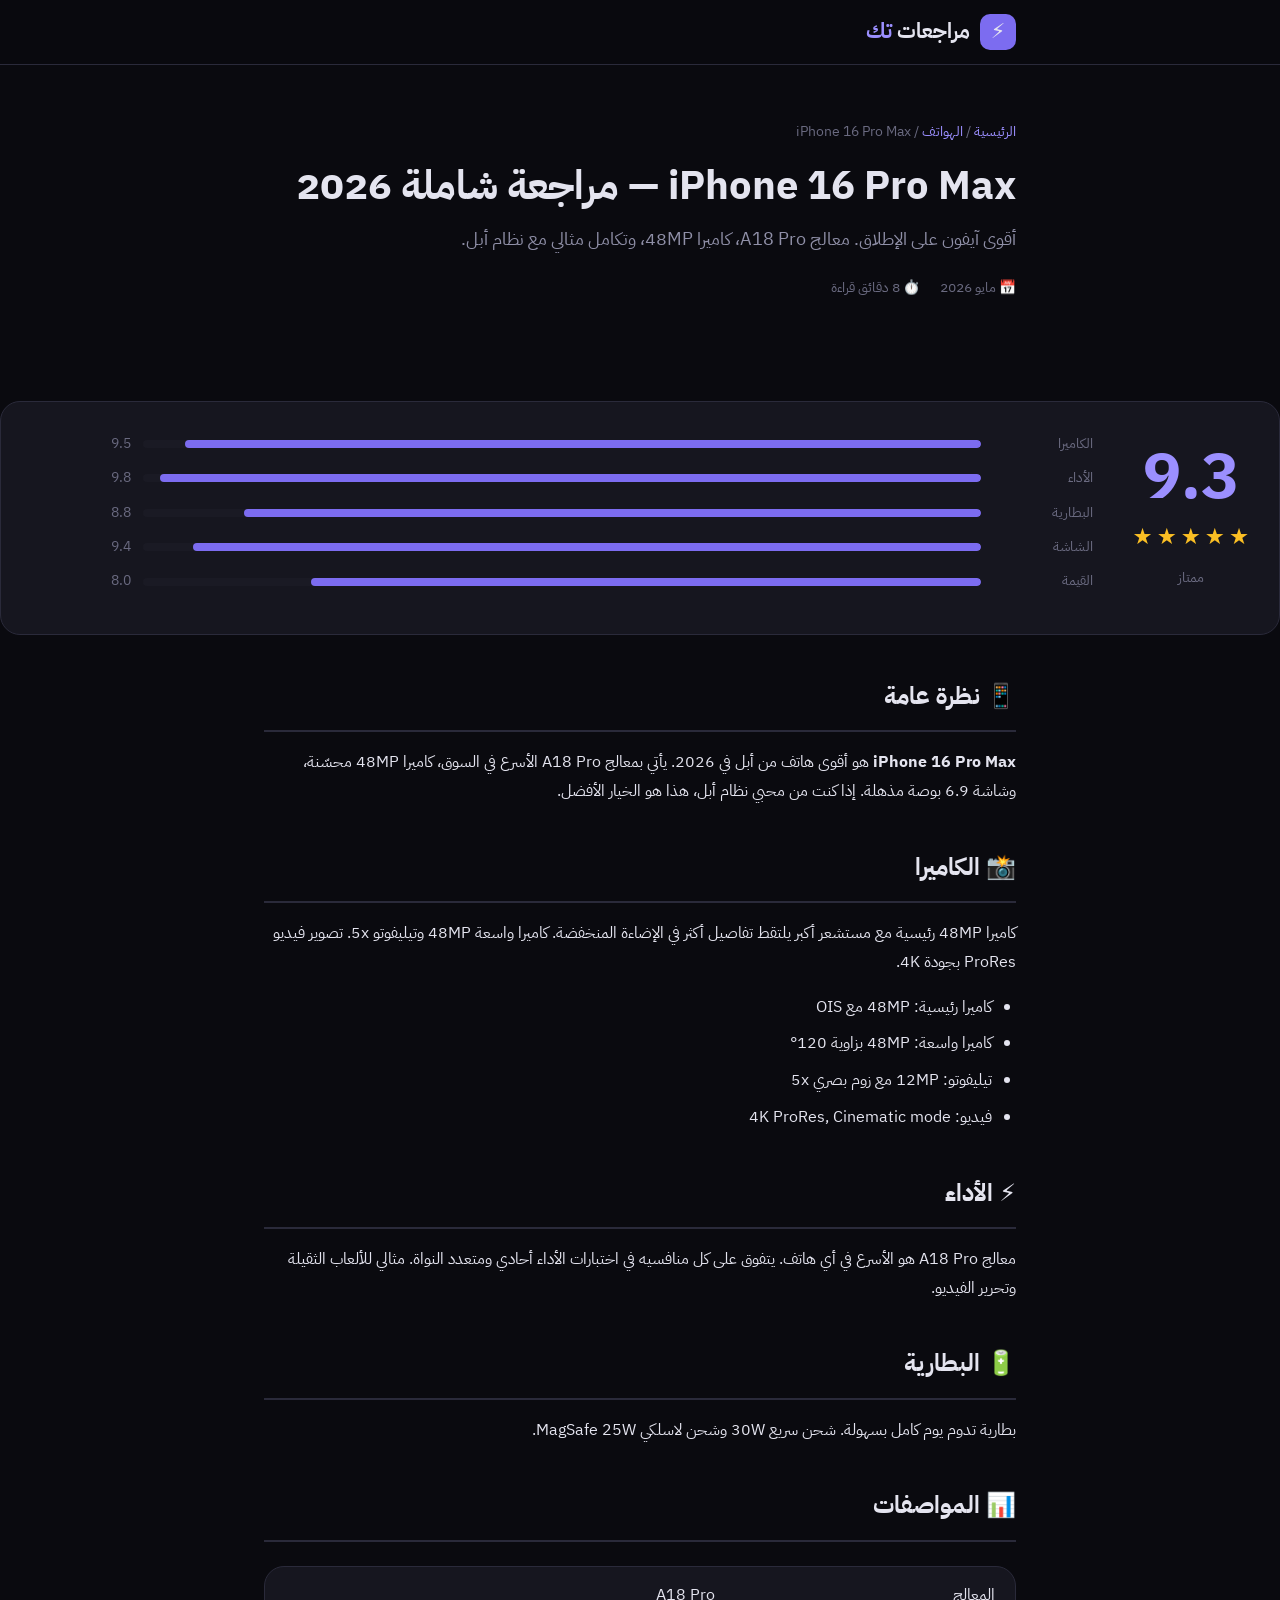
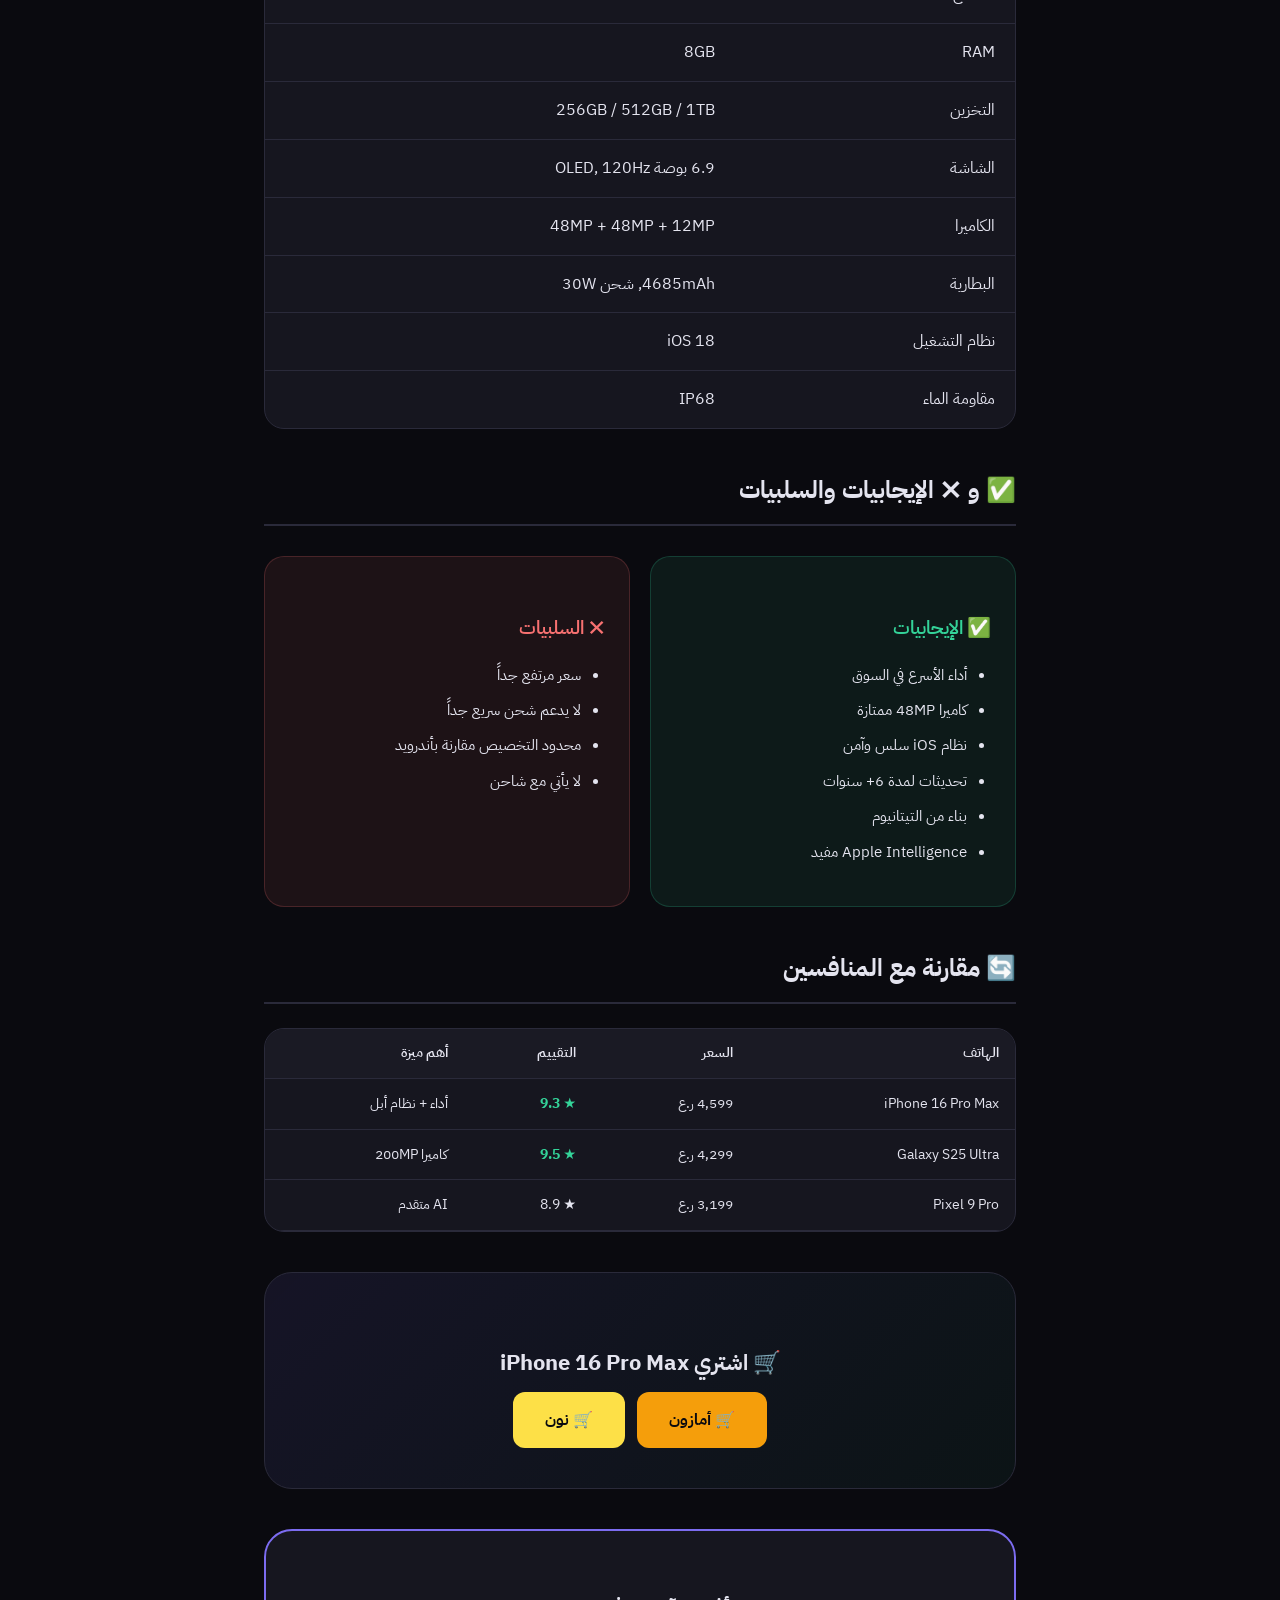
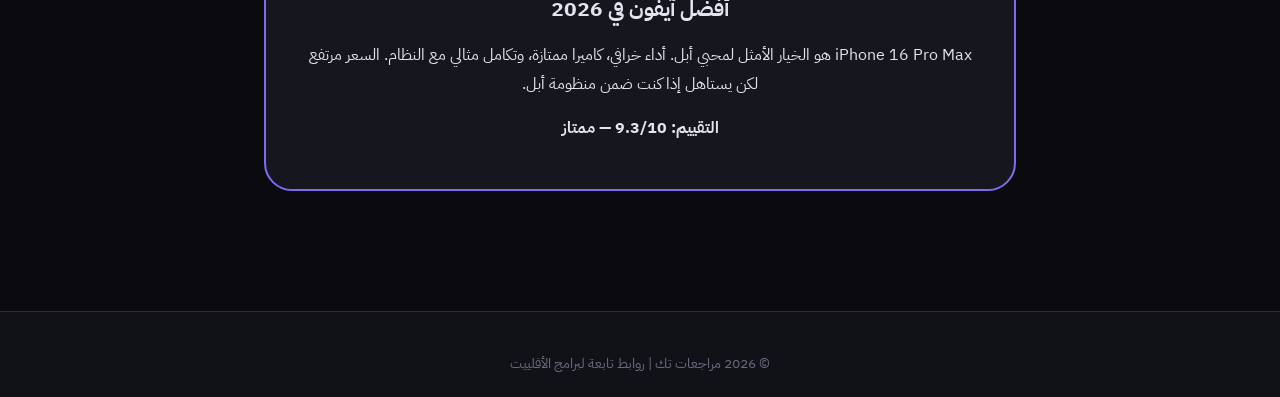
<file: posts/iphone-16-pro-max-review.html>
<!DOCTYPE html>
<html lang="ar" dir="rtl">
<head>
<meta charset="UTF-8">
<meta name="viewport" content="width=device-width, initial-scale=1.0">
<title>مراجعة iPhone 16 Pro Max 2026 | مراجعات تك</title>
<meta name="description" content="مراجعة شاملة لهاتف iPhone 16 Pro Max — الكاميرا، الأداء، البطارية، السعر، ومقارنة مع المنافسين">
<link href="https://fonts.googleapis.com/css2?family=IBM+Plex+Sans+Arabic:wght@300;400;500;600;700&display=swap" rel="stylesheet">
<style>
:root{--bg:#0a0a0f;--bg2:#111118;--bg3:#1a1a24;--card:#16161f;--border:#2a2a3a;--text:#e4e4ef;--text-dim:#9090a8;--text-muted:#6a6a80;--accent:#7c6cf0;--accent-light:#9b8fff;--green:#34d399;--amber:#fbbf24;--red:#f87171;--radius:12px;--radius-lg:20px;--radius-xl:28px}
*{margin:0;padding:0;box-sizing:border-box}
body{font-family:'IBM Plex Sans Arabic',system-ui,sans-serif;background:var(--bg);color:var(--text);line-height:1.8}
a{text-decoration:none;color:inherit}
.container{max-width:800px;margin:0 auto;padding:0 24px}
.header{position:fixed;top:0;left:0;right:0;z-index:100;background:rgba(10,10,15,0.85);backdrop-filter:blur(16px);border-bottom:1px solid var(--border)}
.header-inner{display:flex;align-items:center;justify-content:space-between;height:64px}
.logo{display:flex;align-items:center;gap:10px;font-size:1.3rem;font-weight:700}
.logo-mark{width:36px;height:36px;background:var(--accent);border-radius:10px;display:flex;align-items:center;justify-content:center}
.logo-accent{color:var(--accent-light)}
.article-hero{padding:120px 0 40px}
.breadcrumb{font-size:0.85rem;color:var(--text-muted);margin-bottom:16px}
.breadcrumb a{color:var(--accent-light)}
h1{font-size:clamp(1.8rem,4vw,2.5rem);font-weight:700;line-height:1.3;margin-bottom:12px}
.subtitle{font-size:1.1rem;color:var(--text-dim);margin-bottom:20px}
.meta{display:flex;gap:20px;flex-wrap:wrap;color:var(--text-muted);font-size:0.85rem;margin-bottom:30px}
.rating-box{background:var(--card);border:1px solid var(--border);border-radius:var(--radius-lg);padding:30px;margin:30px 0;display:flex;align-items:center;gap:40px;flex-wrap:wrap;justify-content:center}
.rating-big{text-align:center}
.rating-number{font-size:4rem;font-weight:700;color:var(--accent-light);line-height:1}
.stars{display:flex;gap:4px;margin:8px 0;justify-content:center}
.star{color:var(--amber);font-size:1.4rem}
.rating-label{font-size:0.9rem;color:var(--text-muted)}
.rating-details{flex:1;min-width:250px}
.rating-row{display:flex;align-items:center;gap:12px;margin-bottom:10px}
.rating-row span{font-size:0.85rem;color:var(--text-muted);min-width:100px}
.rating-bar{flex:1;height:8px;background:var(--bg3);border-radius:4px;overflow:hidden}
.rating-bar-fill{height:100%;border-radius:4px;background:var(--accent)}
.content{padding:0 0 80px}
.content h2{font-size:1.5rem;font-weight:700;margin:40px 0 16px;padding-bottom:12px;border-bottom:2px solid var(--border)}
.content h3{font-size:1.2rem;font-weight:600;margin:30px 0 12px}
.content p{margin-bottom:16px}
.content ul{margin:16px 0;padding-right:24px}
.content li{margin-bottom:8px}
.specs-table{width:100%;border-collapse:separate;border-spacing:0;background:var(--card);border:1px solid var(--border);border-radius:var(--radius-lg);overflow:hidden;margin:24px 0}
.specs-table th{background:var(--bg3);padding:14px 20px;text-align:right;font-weight:600;border-bottom:1px solid var(--border)}
.specs-table td{padding:14px 20px;border-bottom:1px solid var(--border)}
.specs-table tr:last-child td{border-bottom:none}
.pros-cons{display:grid;grid-template-columns:1fr 1fr;gap:20px;margin:30px 0}
.pros-box{background:rgba(52,211,153,0.08);border:1px solid rgba(52,211,153,0.2);border-radius:var(--radius-lg);padding:24px}
.cons-box{background:rgba(248,113,113,0.08);border:1px solid rgba(248,113,113,0.2);border-radius:var(--radius-lg);padding:24px}
.pros-box h3{color:var(--green);margin-bottom:12px}
.cons-box h3{color:var(--red);margin-bottom:12px}
.pros-box li,.cons-box li{margin-bottom:8px;font-size:0.95rem}
.cta-box{background:linear-gradient(135deg,rgba(124,108,240,0.1),rgba(52,211,153,0.05));border:1px solid var(--border);border-radius:var(--radius-xl);padding:40px;text-align:center;margin:40px 0}
.cta-box h3{font-size:1.4rem;font-weight:700;margin-bottom:8px}
.cta-box p{color:var(--text-dim);margin-bottom:24px}
.cta-buttons{display:flex;gap:12px;justify-content:center;flex-wrap:wrap}
.btn-amazon{padding:14px 32px;background:#f59e0b;color:#0a0a0f;border-radius:var(--radius);font-weight:700;font-size:1rem;border:none;cursor:pointer;font-family:inherit}
.btn-noon{padding:14px 32px;background:#fde047;color:#0a0a0f;border-radius:var(--radius);font-weight:700;font-size:1rem;border:none;cursor:pointer;font-family:inherit}
.verdict-box{background:var(--card);border:2px solid var(--accent);border-radius:var(--radius-xl);padding:30px;margin:40px 0;text-align:center}
.verdict-box h3{font-size:1.3rem;font-weight:700;margin-bottom:12px}
.comparison-table{width:100%;border-collapse:separate;border-spacing:0;background:var(--card);border:1px solid var(--border);border-radius:var(--radius-lg);overflow:hidden;margin:24px 0}
.comparison-table th{background:var(--bg3);padding:12px 16px;text-align:right;font-weight:600;font-size:0.85rem;border-bottom:1px solid var(--border)}
.comparison-table td{padding:12px 16px;border-bottom:1px solid var(--border);font-size:0.9rem}
.winner{color:var(--green);font-weight:700}
.footer{border-top:1px solid var(--border);padding:40px 0 20px;text-align:center;background:var(--bg2)}
.footer p{color:var(--text-muted);font-size:0.85rem}
@media(max-width:768px){.pros-cons{grid-template-columns:1fr}.rating-box{flex-direction:column}}
</style>
</head>
<body>
<header class="header"><div class="container"><div class="header-inner">
  <a href="../index.html" class="logo"><div class="logo-mark">⚡</div><span>مراجعات <span class="logo-accent">تك</span></span></a>
</div></div></header>

<div class="article-hero"><div class="container">
  <div class="breadcrumb"><a href="../index.html">الرئيسية</a> / <a href="../posts/best-phones-2026.html">الهواتف</a> / iPhone 16 Pro Max</div>
  <h1>iPhone 16 Pro Max — مراجعة شاملة 2026</h1>
  <p class="subtitle">أقوى آيفون على الإطلاق. معالج A18 Pro، كاميرا 48MP، وتكامل مثالي مع نظام أبل.</p>
  <div class="meta"><span>📅 مايو 2026</span><span>⏱️ 8 دقائق قراءة</span></div>
</div></div>

<div class="rating-box">
  <div class="rating-big"><div class="rating-number">9.3</div><div class="stars"><span class="star">★</span><span class="star">★</span><span class="star">★</span><span class="star">★</span><span class="star">★</span></div><div class="rating-label">ممتاز</div></div>
  <div class="rating-details">
    <div class="rating-row"><span>الكاميرا</span><div class="rating-bar"><div class="rating-bar-fill" style="width:95%"></div></div><span>9.5</span></div>
    <div class="rating-row"><span>الأداء</span><div class="rating-bar"><div class="rating-bar-fill" style="width:98%"></div></div><span>9.8</span></div>
    <div class="rating-row"><span>البطارية</span><div class="rating-bar"><div class="rating-bar-fill" style="width:88%"></div></div><span>8.8</span></div>
    <div class="rating-row"><span>الشاشة</span><div class="rating-bar"><div class="rating-bar-fill" style="width:94%"></div></div><span>9.4</span></div>
    <div class="rating-row"><span>القيمة</span><div class="rating-bar"><div class="rating-bar-fill" style="width:80%"></div></div><span>8.0</span></div>
  </div>
</div>

<div class="content"><div class="container">
<h2>📱 نظرة عامة</h2>
<p><strong>iPhone 16 Pro Max</strong> هو أقوى هاتف من أبل في 2026. يأتي بمعالج A18 Pro الأسرع في السوق، كاميرا 48MP محسّنة، وشاشة 6.9 بوصة مذهلة. إذا كنت من محبي نظام أبل، هذا هو الخيار الأفضل.</p>

<h2>📸 الكاميرا</h2>
<p>كاميرا 48MP رئيسية مع مستشعر أكبر يلتقط تفاصيل أكثر في الإضاءة المنخفضة. كاميرا واسعة 48MP وتيليفوتو 5x. تصوير فيديو ProRes بجودة 4K.</p>
<ul>
<li>كاميرا رئيسية: 48MP مع OIS</li>
<li>كاميرا واسعة: 48MP بزاوية 120°</li>
<li>تيليفوتو: 12MP مع زوم بصري 5x</li>
<li>فيديو: 4K ProRes, Cinematic mode</li>
</ul>

<h2>⚡ الأداء</h2>
<p>معالج A18 Pro هو الأسرع في أي هاتف. يتفوق على كل منافسيه في اختبارات الأداء أحادي ومتعدد النواة. مثالي للألعاب الثقيلة وتحرير الفيديو.</p>

<h2>🔋 البطارية</h2>
<p>بطارية تدوم يوم كامل بسهولة. شحن سريع 30W وشحن لاسلكي MagSafe 25W.</p>

<h2>📊 المواصفات</h2>
<table class="specs-table">
<tr><td>المعالج</td><td>A18 Pro</td></tr>
<tr><td>RAM</td><td>8GB</td></tr>
<tr><td>التخزين</td><td>256GB / 512GB / 1TB</td></tr>
<tr><td>الشاشة</td><td>6.9 بوصة OLED, 120Hz</td></tr>
<tr><td>الكاميرا</td><td>48MP + 48MP + 12MP</td></tr>
<tr><td>البطارية</td><td>4685mAh, شحن 30W</td></tr>
<tr><td>نظام التشغيل</td><td>iOS 18</td></tr>
<tr><td>مقاومة الماء</td><td>IP68</td></tr>
</table>

<h2>✅ و ❌ الإيجابيات والسلبيات</h2>
<div class="pros-cons">
<div class="pros-box"><h3>✅ الإيجابيات</h3><ul>
<li>أداء الأسرع في السوق</li>
<li>كاميرا 48MP ممتازة</li>
<li>نظام iOS سلس وآمن</li>
<li>تحديثات لمدة 6+ سنوات</li>
<li>بناء من التيتانيوم</li>
<li>Apple Intelligence مفيد</li>
</ul></div>
<div class="cons-box"><h3>❌ السلبيات</h3><ul>
<li>سعر مرتفع جداً</li>
<li>لا يدعم شحن سريع جداً</li>
<li>محدود التخصيص مقارنة بأندرويد</li>
<li>لا يأتي مع شاحن</li>
</ul></div>
</div>

<h2>🔄 مقارنة مع المنافسين</h2>
<table class="comparison-table">
<tr><th>الهاتف</th><th>السعر</th><th>التقييم</th><th>أهم ميزة</th></tr>
<tr><td>iPhone 16 Pro Max</td><td>4,599 ر.ع</td><td class="winner">★ 9.3</td><td>أداء + نظام أبل</td></tr>
<tr><td>Galaxy S25 Ultra</td><td>4,299 ر.ع</td><td class="winner">★ 9.5</td><td>كاميرا 200MP</td></tr>
<tr><td>Pixel 9 Pro</td><td>3,199 ر.ع</td><td>★ 8.9</td><td>AI متقدم</td></tr>
</table>

<div class="cta-box">
<h3>🛒 اشتري iPhone 16 Pro Max</h3>
<div class="cta-buttons">
<a href="https://www.amazon.ae/s?k=iphone+16+pro+max&tag=brqoman-21" class="btn-amazon" target="_blank" rel="nofollow">🛒 أمازون</a>
<a href="https://www.noon.com/saudi-ar/search?q=iphone+16+pro+max" class="btn-noon" target="_blank" rel="nofollow">🛒 نون</a>
</div>
</div>

<div class="verdict-box">
<h3>أفضل آيفون في 2026</h3>
<p>iPhone 16 Pro Max هو الخيار الأمثل لمحبي أبل. أداء خرافي، كاميرا ممتازة، وتكامل مثالي مع النظام. السعر مرتفع لكن يستاهل إذا كنت ضمن منظومة أبل.</p>
<p><strong>التقييم: 9.3/10 — ممتاز</strong></p>
</div>
</div></div>

<footer class="footer"><div class="container"><p>© 2026 مراجعات تك | روابط تابعة لبرامج الأفلييت</p></div></footer>
</body>
</html>
</file>
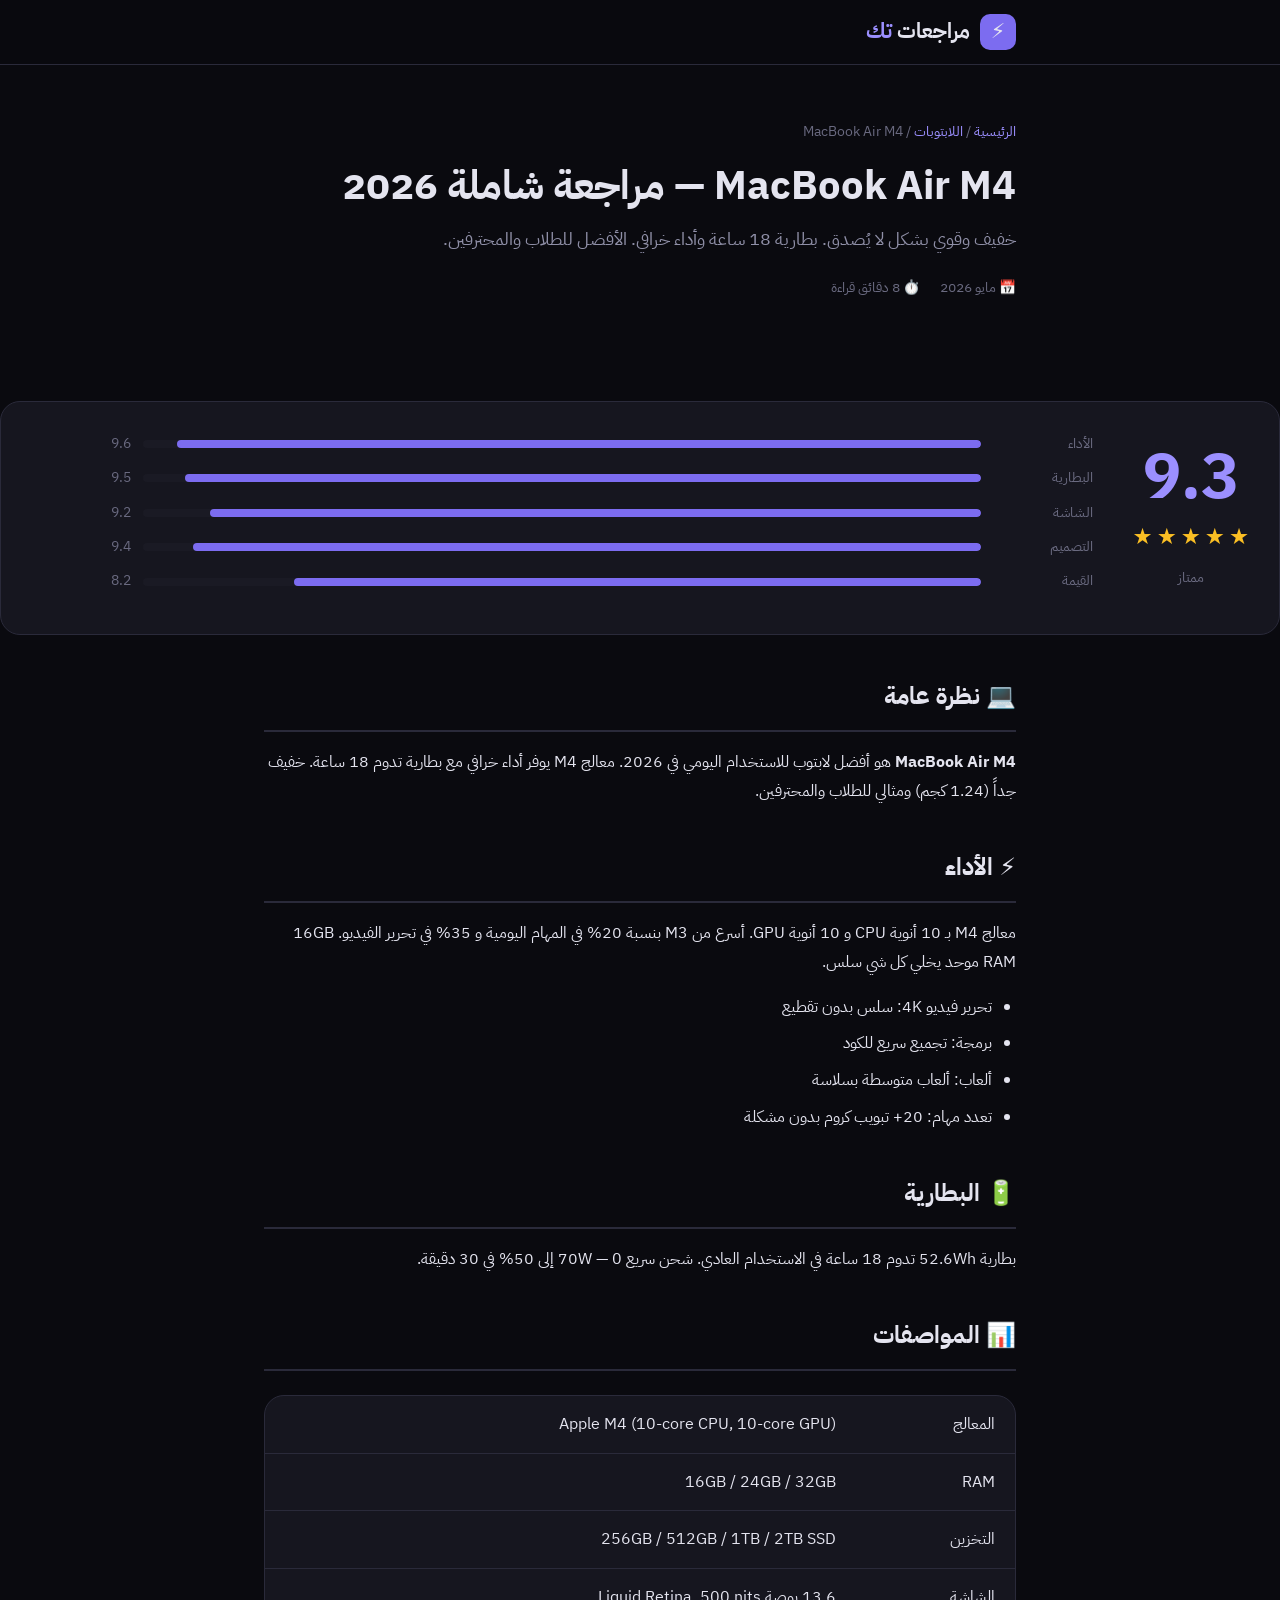
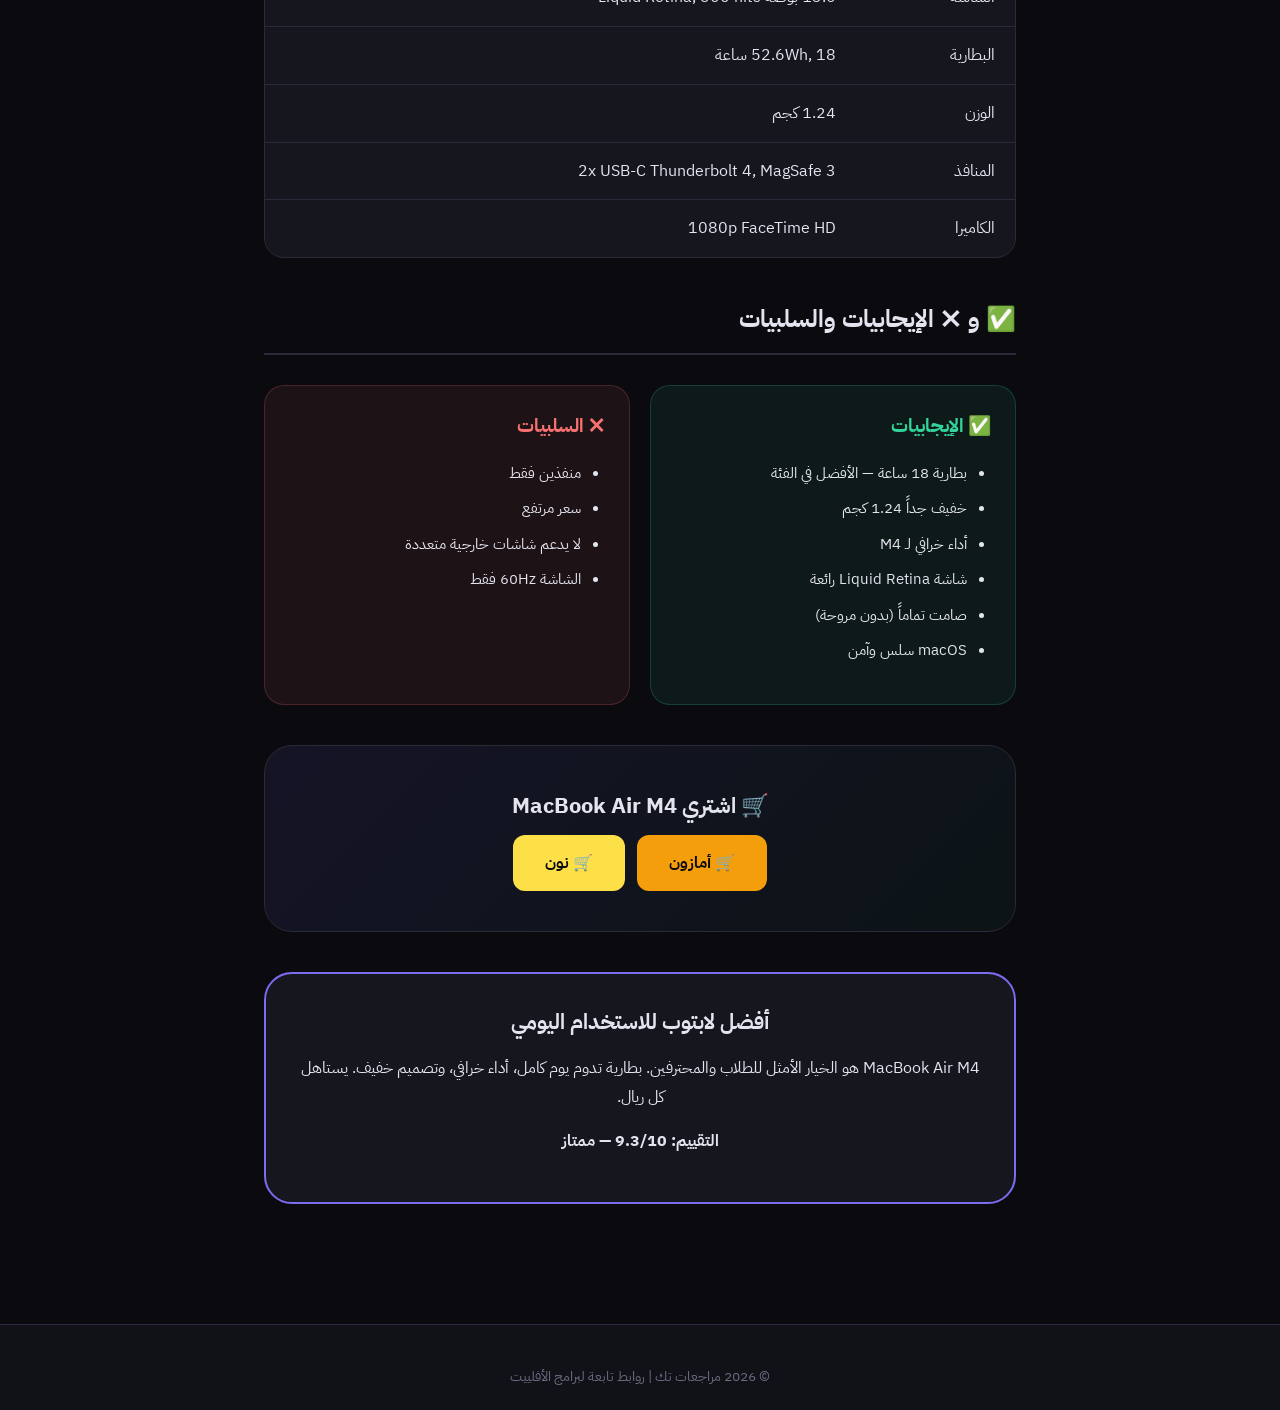
<file: posts/macbook-air-m4-review.html>
<!DOCTYPE html>
<html lang="ar" dir="rtl">
<head>
<meta charset="UTF-8">
<meta name="viewport" content="width=device-width, initial-scale=1.0">
<title>مراجعة MacBook Air M4 2026 | مراجعات تك</title>
<meta name="description" content="مراجعة شاملة لـ MacBook Air M4 — الأداء، البطارية، الشاشة، السعر، ومقارنة مع المنافسين">
<link href="https://fonts.googleapis.com/css2?family=IBM+Plex+Sans+Arabic:wght@300;400;500;600;700&display=swap" rel="stylesheet">
<style>
:root{--bg:#0a0a0f;--bg2:#111118;--bg3:#1a1a24;--card:#16161f;--border:#2a2a3a;--text:#e4e4ef;--text-dim:#9090a8;--text-muted:#6a6a80;--accent:#7c6cf0;--accent-light:#9b8fff;--green:#34d399;--amber:#fbbf24;--red:#f87171;--radius:12px;--radius-lg:20px;--radius-xl:28px}
*{margin:0;padding:0;box-sizing:border-box}
body{font-family:'IBM Plex Sans Arabic',system-ui,sans-serif;background:var(--bg);color:var(--text);line-height:1.8}
a{text-decoration:none;color:inherit}
.container{max-width:800px;margin:0 auto;padding:0 24px}
.header{position:fixed;top:0;left:0;right:0;z-index:100;background:rgba(10,10,15,0.85);backdrop-filter:blur(16px);border-bottom:1px solid var(--border)}
.header-inner{display:flex;align-items:center;justify-content:space-between;height:64px}
.logo{display:flex;align-items:center;gap:10px;font-size:1.3rem;font-weight:700}
.logo-mark{width:36px;height:36px;background:var(--accent);border-radius:10px;display:flex;align-items:center;justify-content:center}
.logo-accent{color:var(--accent-light)}
.article-hero{padding:120px 0 40px}
.breadcrumb{font-size:0.85rem;color:var(--text-muted);margin-bottom:16px}
.breadcrumb a{color:var(--accent-light)}
h1{font-size:clamp(1.8rem,4vw,2.5rem);font-weight:700;line-height:1.3;margin-bottom:12px}
.subtitle{font-size:1.1rem;color:var(--text-dim);margin-bottom:20px}
.meta{display:flex;gap:20px;flex-wrap:wrap;color:var(--text-muted);font-size:0.85rem;margin-bottom:30px}
.rating-box{background:var(--card);border:1px solid var(--border);border-radius:var(--radius-lg);padding:30px;margin:30px 0;display:flex;align-items:center;gap:40px;flex-wrap:wrap;justify-content:center}
.rating-big{text-align:center}
.rating-number{font-size:4rem;font-weight:700;color:var(--accent-light);line-height:1}
.stars{display:flex;gap:4px;margin:8px 0;justify-content:center}
.star{color:var(--amber);font-size:1.4rem}
.rating-label{font-size:0.9rem;color:var(--text-muted)}
.rating-details{flex:1;min-width:250px}
.rating-row{display:flex;align-items:center;gap:12px;margin-bottom:10px}
.rating-row span{font-size:0.85rem;color:var(--text-muted);min-width:100px}
.rating-bar{flex:1;height:8px;background:var(--bg3);border-radius:4px;overflow:hidden}
.rating-bar-fill{height:100%;border-radius:4px;background:var(--accent)}
.content{padding:0 0 80px}
.content h2{font-size:1.5rem;font-weight:700;margin:40px 0 16px;padding-bottom:12px;border-bottom:2px solid var(--border)}
.content p{margin-bottom:16px}
.content ul{margin:16px 0;padding-right:24px}
.content li{margin-bottom:8px}
.specs-table{width:100%;border-collapse:separate;border-spacing:0;background:var(--card);border:1px solid var(--border);border-radius:var(--radius-lg);overflow:hidden;margin:24px 0}
.specs-table th{background:var(--bg3);padding:14px 20px;text-align:right;font-weight:600;border-bottom:1px solid var(--border)}
.specs-table td{padding:14px 20px;border-bottom:1px solid var(--border)}
.specs-table tr:last-child td{border-bottom:none}
.pros-cons{display:grid;grid-template-columns:1fr 1fr;gap:20px;margin:30px 0}
.pros-box{background:rgba(52,211,153,0.08);border:1px solid rgba(52,211,153,0.2);border-radius:var(--radius-lg);padding:24px}
.cons-box{background:rgba(248,113,113,0.08);border:1px solid rgba(248,113,113,0.2);border-radius:var(--radius-lg);padding:24px}
.pros-box h3{color:var(--green);margin-bottom:12px}
.cons-box h3{color:var(--red);margin-bottom:12px}
.pros-box li,.cons-box li{margin-bottom:8px;font-size:0.95rem}
.cta-box{background:linear-gradient(135deg,rgba(124,108,240,0.1),rgba(52,211,153,0.05));border:1px solid var(--border);border-radius:var(--radius-xl);padding:40px;text-align:center;margin:40px 0}
.cta-box h3{font-size:1.4rem;font-weight:700;margin-bottom:8px}
.cta-box p{color:var(--text-dim);margin-bottom:24px}
.cta-buttons{display:flex;gap:12px;justify-content:center;flex-wrap:wrap}
.btn-amazon{padding:14px 32px;background:#f59e0b;color:#0a0a0f;border-radius:var(--radius);font-weight:700;font-size:1rem;border:none;cursor:pointer;font-family:inherit}
.btn-noon{padding:14px 32px;background:#fde047;color:#0a0a0f;border-radius:var(--radius);font-weight:700;font-size:1rem;border:none;cursor:pointer;font-family:inherit}
.verdict-box{background:var(--card);border:2px solid var(--accent);border-radius:var(--radius-xl);padding:30px;margin:40px 0;text-align:center}
.verdict-box h3{font-size:1.3rem;font-weight:700;margin-bottom:12px}
.footer{border-top:1px solid var(--border);padding:40px 0 20px;text-align:center;background:var(--bg2)}
.footer p{color:var(--text-muted);font-size:0.85rem}
@media(max-width:768px){.pros-cons{grid-template-columns:1fr}.rating-box{flex-direction:column}}
</style>
</head>
<body>
<header class="header"><div class="container"><div class="header-inner">
  <a href="../index.html" class="logo"><div class="logo-mark">⚡</div><span>مراجعات <span class="logo-accent">تك</span></span></a>
</div></div></header>

<div class="article-hero"><div class="container">
  <div class="breadcrumb"><a href="../index.html">الرئيسية</a> / <a href="../posts/best-laptops-2026.html">اللابتوبات</a> / MacBook Air M4</div>
  <h1>MacBook Air M4 — مراجعة شاملة 2026</h1>
  <p class="subtitle">خفيف وقوي بشكل لا يُصدق. بطارية 18 ساعة وأداء خرافي. الأفضل للطلاب والمحترفين.</p>
  <div class="meta"><span>📅 مايو 2026</span><span>⏱️ 8 دقائق قراءة</span></div>
</div></div>

<div class="rating-box">
  <div class="rating-big"><div class="rating-number">9.3</div><div class="stars"><span class="star">★</span><span class="star">★</span><span class="star">★</span><span class="star">★</span><span class="star">★</span></div><div class="rating-label">ممتاز</div></div>
  <div class="rating-details">
    <div class="rating-row"><span>الأداء</span><div class="rating-bar"><div class="rating-bar-fill" style="width:96%"></div></div><span>9.6</span></div>
    <div class="rating-row"><span>البطارية</span><div class="rating-bar"><div class="rating-bar-fill" style="width:95%"></div></div><span>9.5</span></div>
    <div class="rating-row"><span>الشاشة</span><div class="rating-bar"><div class="rating-bar-fill" style="width:92%"></div></div><span>9.2</span></div>
    <div class="rating-row"><span>التصميم</span><div class="rating-bar"><div class="rating-bar-fill" style="width:94%"></div></div><span>9.4</span></div>
    <div class="rating-row"><span>القيمة</span><div class="rating-bar"><div class="rating-bar-fill" style="width:82%"></div></div><span>8.2</span></div>
  </div>
</div>

<div class="content"><div class="container">
<h2>💻 نظرة عامة</h2>
<p><strong>MacBook Air M4</strong> هو أفضل لابتوب للاستخدام اليومي في 2026. معالج M4 يوفر أداء خرافي مع بطارية تدوم 18 ساعة. خفيف جداً (1.24 كجم) ومثالي للطلاب والمحترفين.</p>

<h2>⚡ الأداء</h2>
<p>معالج M4 بـ 10 أنوية CPU و 10 أنوية GPU. أسرع من M3 بنسبة 20% في المهام اليومية و 35% في تحرير الفيديو. 16GB RAM موحد يخلي كل شي سلس.</p>
<ul>
<li>تحرير فيديو 4K: سلس بدون تقطيع</li>
<li>برمجة: تجميع سريع للكود</li>
<li>ألعاب: ألعاب متوسطة بسلاسة</li>
<li>تعدد مهام: 20+ تبويب كروم بدون مشكلة</li>
</ul>

<h2>🔋 البطارية</h2>
<p>بطارية 52.6Wh تدوم 18 ساعة في الاستخدام العادي. شحن سريع 70W — 0 إلى 50% في 30 دقيقة.</p>

<h2>📊 المواصفات</h2>
<table class="specs-table">
<tr><td>المعالج</td><td>Apple M4 (10-core CPU, 10-core GPU)</td></tr>
<tr><td>RAM</td><td>16GB / 24GB / 32GB</td></tr>
<tr><td>التخزين</td><td>256GB / 512GB / 1TB / 2TB SSD</td></tr>
<tr><td>الشاشة</td><td>13.6 بوصة Liquid Retina, 500 nits</td></tr>
<tr><td>البطارية</td><td>52.6Wh, 18 ساعة</td></tr>
<tr><td>الوزن</td><td>1.24 كجم</td></tr>
<tr><td>المنافذ</td><td>2x USB-C Thunderbolt 4, MagSafe 3</td></tr>
<tr><td>الكاميرا</td><td>1080p FaceTime HD</td></tr>
</table>

<h2>✅ و ❌ الإيجابيات والسلبيات</h2>
<div class="pros-cons">
<div class="pros-box"><h3>✅ الإيجابيات</h3><ul>
<li>بطارية 18 ساعة — الأفضل في الفئة</li>
<li>خفيف جداً 1.24 كجم</li>
<li>أداء خرافي لـ M4</li>
<li>شاشة Liquid Retina رائعة</li>
<li>صامت تماماً (بدون مروحة)</li>
<li>macOS سلس وآمن</li>
</ul></div>
<div class="cons-box"><h3>❌ السلبيات</h3><ul>
<li>منفذين فقط</li>
<li>سعر مرتفع</li>
<li>لا يدعم شاشات خارجية متعددة</li>
<li>الشاشة 60Hz فقط</li>
</ul></div>
</div>

<div class="cta-box">
<h3>🛒 اشتري MacBook Air M4</h3>
<div class="cta-buttons">
<a href="https://www.amazon.ae/s?k=macbook+air+m4&tag=brqoman-21" class="btn-amazon" target="_blank" rel="nofollow">🛒 أمازون</a>
<a href="https://www.noon.com/saudi-ar/search?q=macbook+air+m4" class="btn-noon" target="_blank" rel="nofollow">🛒 نون</a>
</div>
</div>

<div class="verdict-box">
<h3>أفضل لابتوب للاستخدام اليومي</h3>
<p>MacBook Air M4 هو الخيار الأمثل للطلاب والمحترفين. بطارية تدوم يوم كامل، أداء خرافي، وتصميم خفيف. يستاهل كل ريال.</p>
<p><strong>التقييم: 9.3/10 — ممتاز</strong></p>
</div>
</div></div>

<footer class="footer"><div class="container"><p>© 2026 مراجعات تك | روابط تابعة لبرامج الأفلييت</p></div></footer>
</body>
</html>
</file>
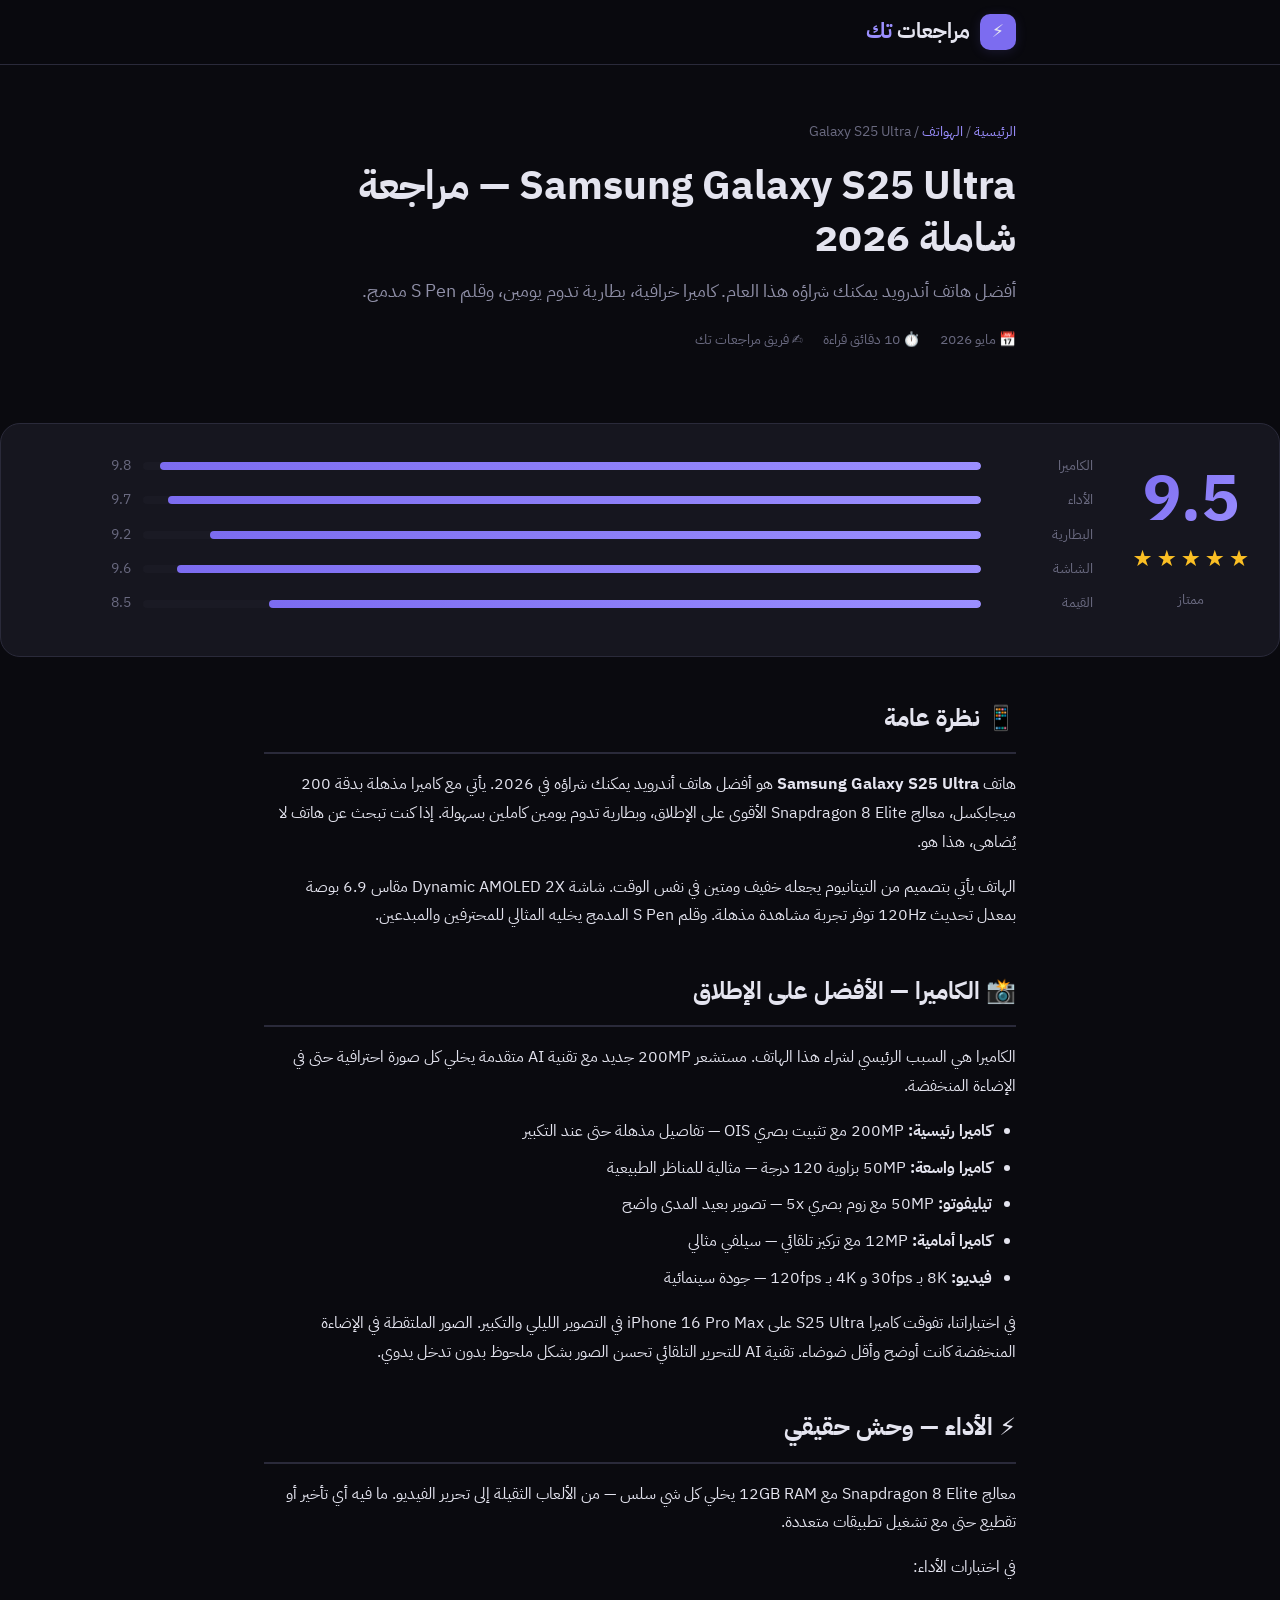
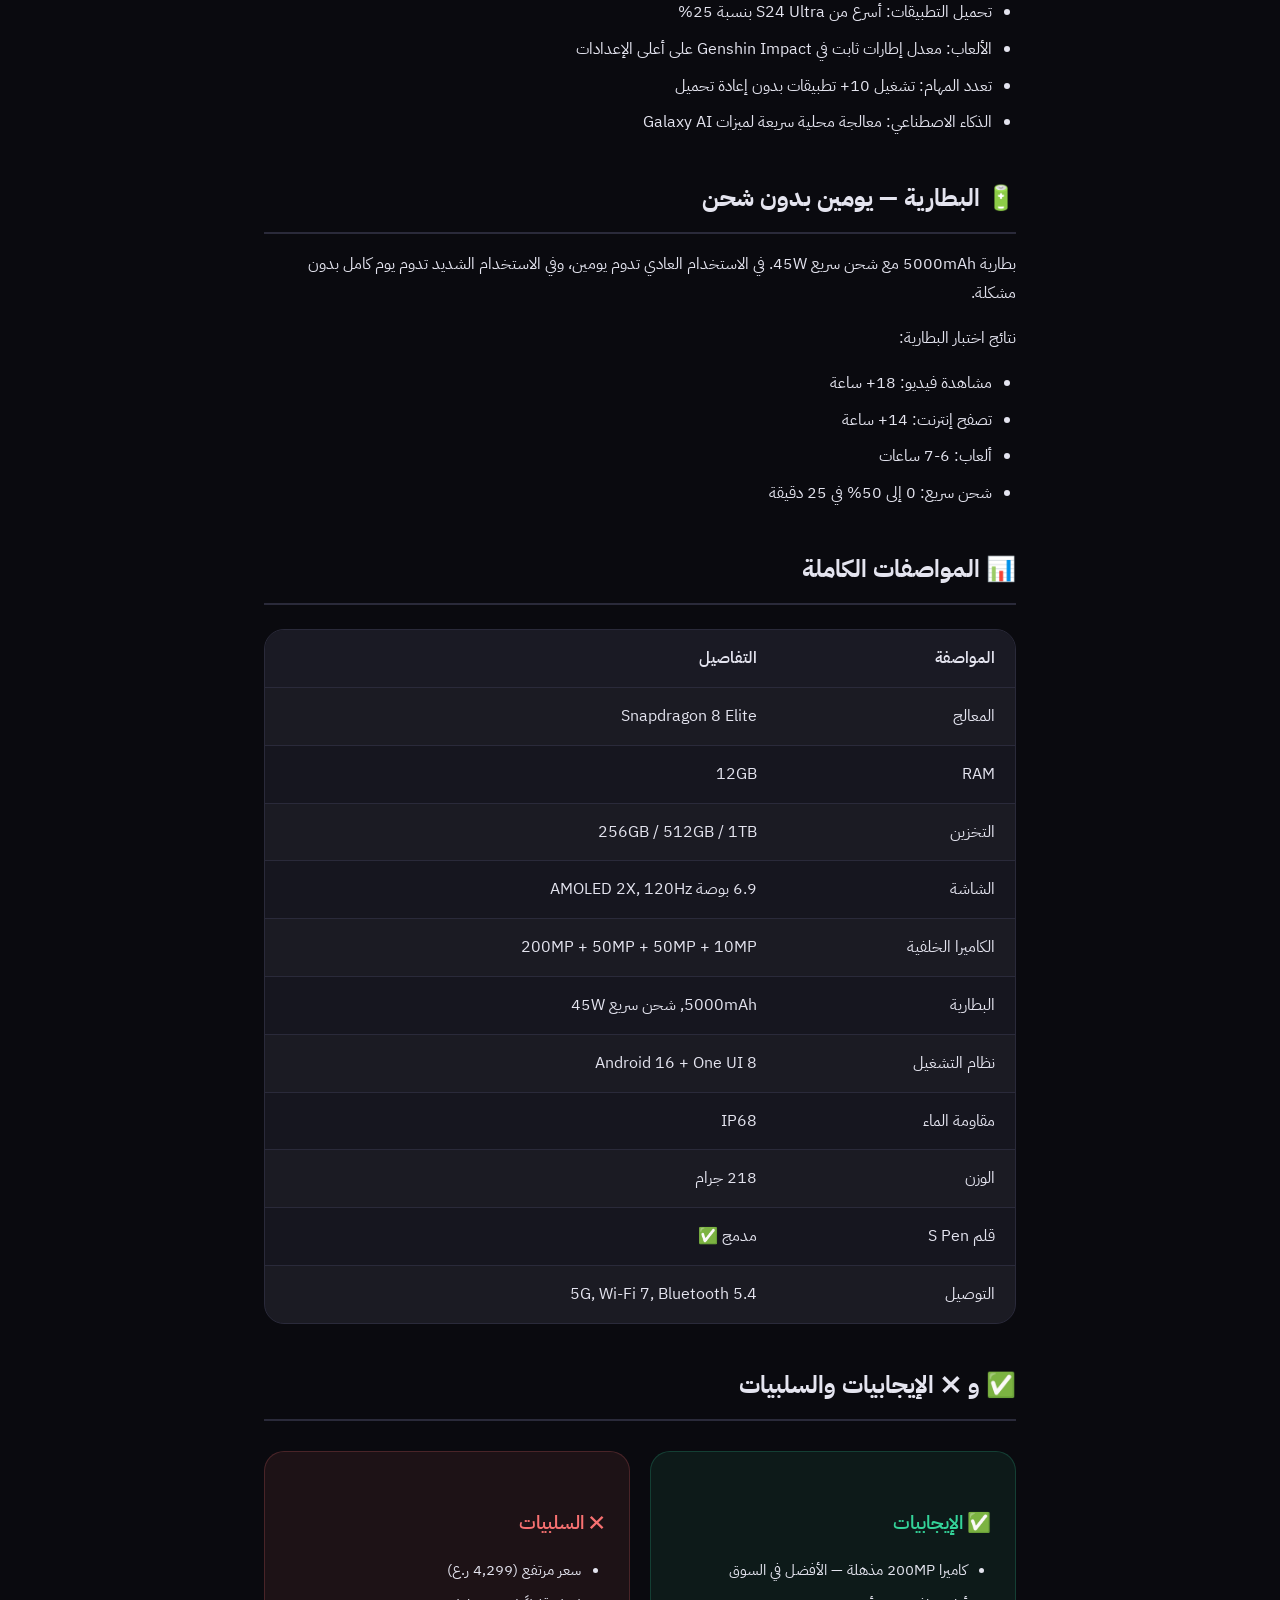
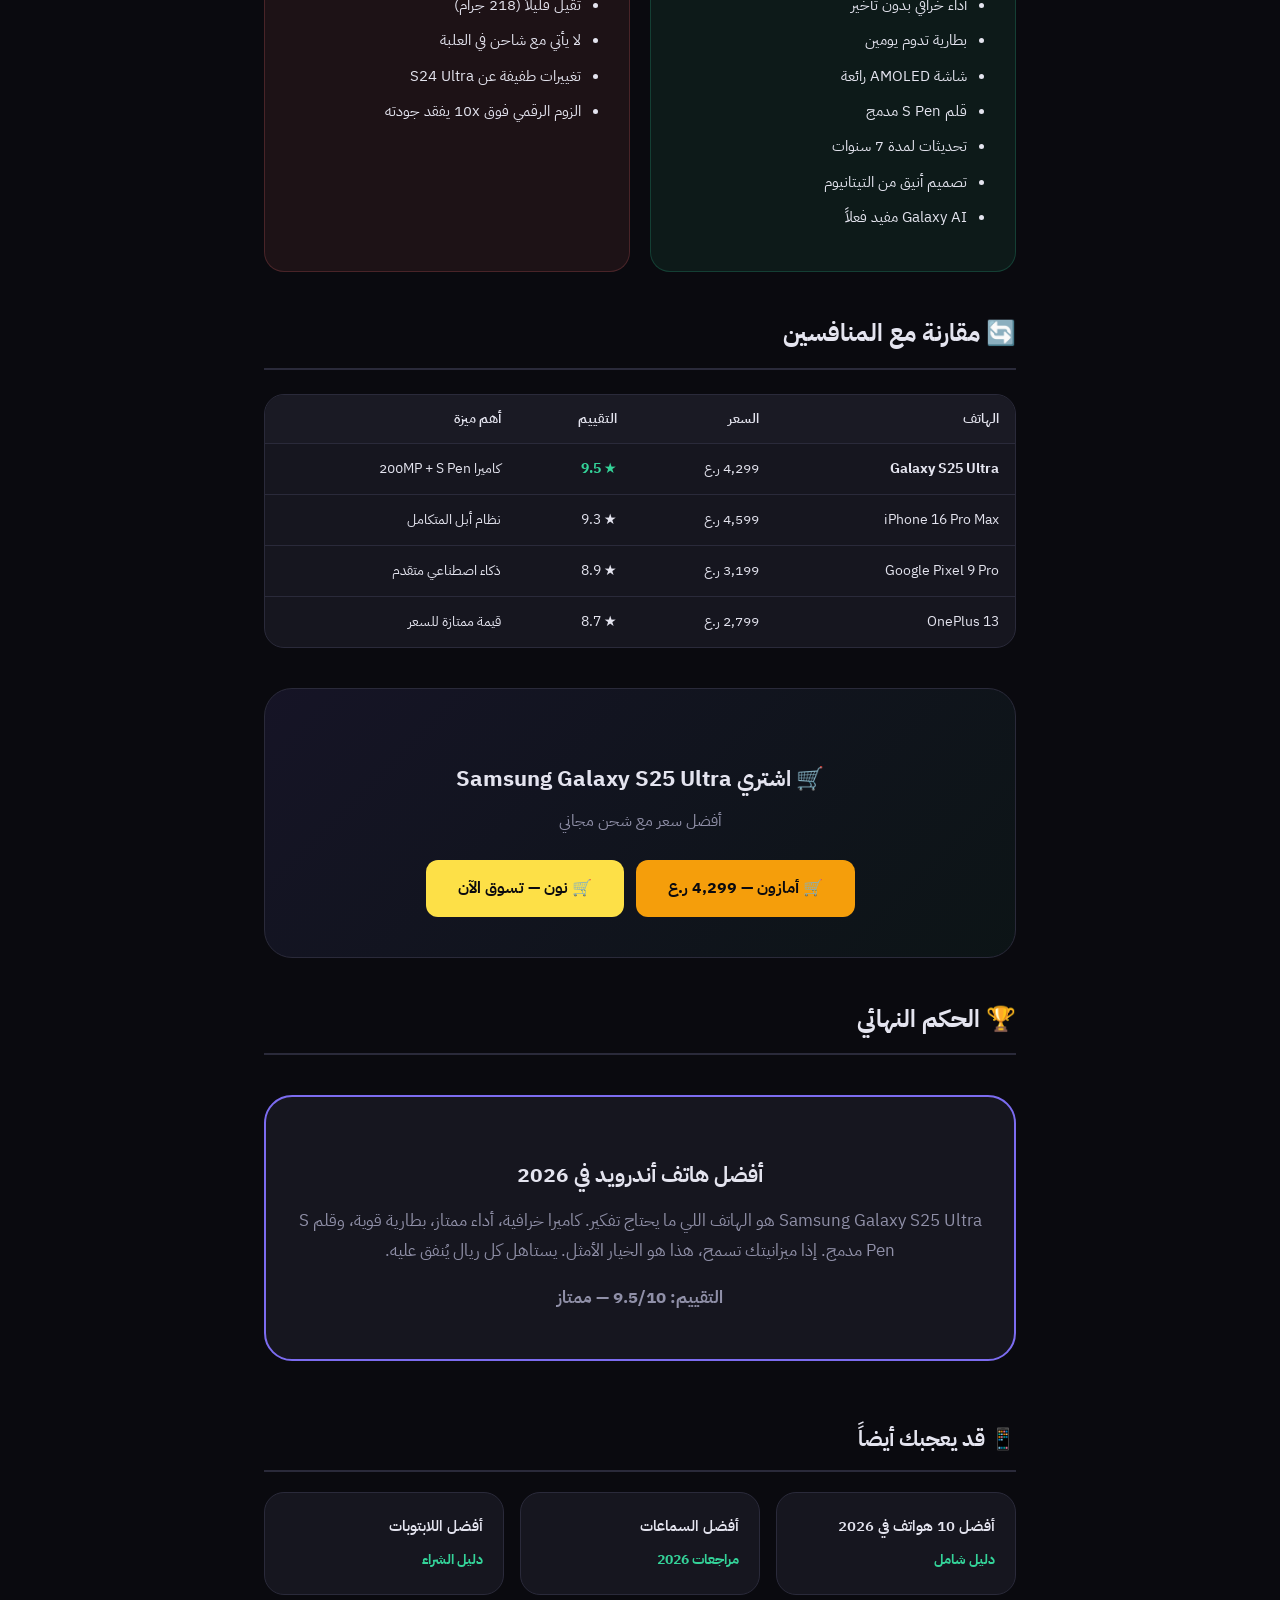
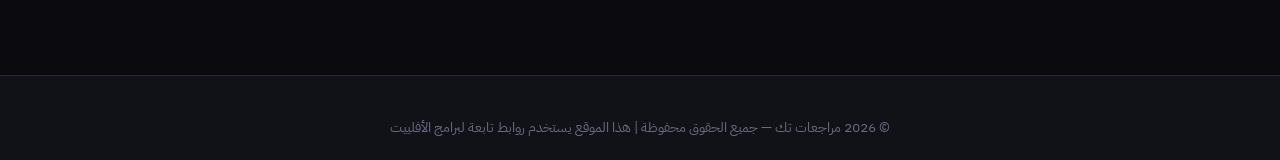
<file: posts/s25-ultra-review.html>
<!DOCTYPE html>
<html lang="ar" dir="rtl">
<head>
<meta charset="UTF-8">
<meta name="viewport" content="width=device-width, initial-scale=1.0">
<title>مراجعة Samsung Galaxy S25 Ultra 2026 | مراجعات تك</title>
<meta name="description" content="مراجعة شاملة ومفصلة لهاتف Samsung Galaxy S25 Ultra — الكاميرا، البطارية، الأداء، الشاشة، السعر، ومقارنة مع المنافسين. هل يستاهل الشراء؟">
<meta name="keywords" content="مراجعة s25 ultra, سامسونج جالاكسي اس 25 الترا, أفضل هاتف 2026, مراجعة هاتف, samsung galaxy s25 ultra review">
<link rel="canonical" href="https://brqoman-site.vercel.app/posts/s25-ultra-review.html">
<link href="https://fonts.googleapis.com/css2?family=IBM+Plex+Sans+Arabic:wght@300;400;500;600;700&display=swap" rel="stylesheet">
<script type="application/ld+json">
{
  "@context": "https://schema.org",
  "@type": "Product",
  "name": "Samsung Galaxy S25 Ultra",
  "brand": "Samsung",
  "description": "أفضل هاتف أندرويد في 2026 مع كاميرا 200MP وبطارية 5000mAh",
  "offers": {
    "@type": "Offer",
    "price": "4299",
    "priceCurrency": "OMR",
    "availability": "https://schema.org/InStock"
  },
  "aggregateRating": {
    "@type": "AggregateRating",
    "ratingValue": "9.5",
    "bestRating": "10",
    "ratingCount": "1"
  }
}
</script>
<style>
:root{--bg:#0a0a0f;--bg2:#111118;--bg3:#1a1a24;--card:#16161f;--card-hover:#1e1e2a;--border:#2a2a3a;--text:#e4e4ef;--text-dim:#9090a8;--text-muted:#6a6a80;--accent:#7c6cf0;--accent-light:#9b8fff;--accent-glow:rgba(124,108,240,0.15);--green:#34d399;--amber:#fbbf24;--red:#f87171;--radius:12px;--radius-lg:20px;--radius-xl:28px;--shadow:0 4px 24px rgba(0,0,0,0.4);--transition:0.3s cubic-bezier(0.4,0,0.2,1)}
*{margin:0;padding:0;box-sizing:border-box}
html{scroll-behavior:smooth}
body{font-family:'IBM Plex Sans Arabic',system-ui,sans-serif;background:var(--bg);color:var(--text);line-height:1.8;-webkit-font-smoothing:antialiased}
a{text-decoration:none;color:inherit}
img{max-width:100%;display:block}
.container{max-width:800px;margin:0 auto;padding:0 24px}

.header{position:fixed;top:0;left:0;right:0;z-index:100;background:rgba(10,10,15,0.85);backdrop-filter:blur(16px);border-bottom:1px solid var(--border)}
.header-inner{display:flex;align-items:center;justify-content:space-between;height:64px}
.logo{display:flex;align-items:center;gap:10px;font-size:1.3rem;font-weight:700}
.logo-mark{width:36px;height:36px;background:var(--accent);border-radius:10px;display:flex;align-items:center;justify-content:center;font-size:1.1rem;box-shadow:0 2px 12px var(--accent-glow)}
.logo-accent{color:var(--accent-light)}

/* Article */
.article-hero{padding:120px 0 40px}
.breadcrumb{font-size:0.85rem;color:var(--text-muted);margin-bottom:16px}
.breadcrumb a{color:var(--accent-light)}
.article-hero h1{font-size:clamp(1.8rem,4vw,2.5rem);font-weight:700;line-height:1.3;margin-bottom:12px}
.article-subtitle{font-size:1.1rem;color:var(--text-dim);margin-bottom:20px}
.article-meta{display:flex;align-items:center;gap:20px;flex-wrap:wrap;color:var(--text-muted);font-size:0.85rem}
.meta-item{display:flex;align-items:center;gap:6px}

/* Rating Box */
.rating-box{background:var(--card);border:1px solid var(--border);border-radius:var(--radius-lg);padding:30px;margin:30px 0;display:flex;align-items:center;gap:40px;flex-wrap:wrap;justify-content:center}
.rating-big{text-align:center}
.rating-number{font-size:4rem;font-weight:700;background:linear-gradient(135deg,var(--accent),var(--accent-light));-webkit-background-clip:text;-webkit-text-fill-color:transparent;background-clip:text;line-height:1}
.stars{display:flex;gap:4px;margin:8px 0;justify-content:center}
.star{color:var(--amber);font-size:1.4rem}
.star.empty{color:var(--border);font-size:1.4rem}
.rating-label{font-size:0.9rem;color:var(--text-muted)}
.rating-details{flex:1;min-width:250px}
.rating-row{display:flex;align-items:center;gap:12px;margin-bottom:10px}
.rating-row span{font-size:0.85rem;color:var(--text-muted);min-width:100px}
.rating-bar{flex:1;height:8px;background:var(--bg3);border-radius:4px;overflow:hidden}
.rating-bar-fill{height:100%;border-radius:4px;background:linear-gradient(90deg,var(--accent),var(--accent-light))}

/* Content */
.content{padding:0 0 80px}
.content h2{font-size:1.5rem;font-weight:700;margin:40px 0 16px;padding-bottom:12px;border-bottom:2px solid var(--border)}
.content h3{font-size:1.2rem;font-weight:600;margin:30px 0 12px}
.content p{margin-bottom:16px;color:var(--text)}
.content ul,.content ol{margin:16px 0;padding-right:24px}
.content li{margin-bottom:8px}

/* Specs Table */
.specs-table{width:100%;border-collapse:separate;border-spacing:0;background:var(--card);border:1px solid var(--border);border-radius:var(--radius-lg);overflow:hidden;margin:24px 0}
.specs-table th{background:var(--bg3);padding:14px 20px;text-align:right;font-weight:600;border-bottom:1px solid var(--border)}
.specs-table td{padding:14px 20px;border-bottom:1px solid var(--border)}
.specs-table tr:last-child td{border-bottom:none}
.specs-table tr:nth-child(even) td{background:rgba(255,255,255,0.02)}

/* Pros Cons */
.pros-cons{display:grid;grid-template-columns:1fr 1fr;gap:20px;margin:30px 0}
.pros-box{background:rgba(52,211,153,0.08);border:1px solid rgba(52,211,153,0.2);border-radius:var(--radius-lg);padding:24px}
.cons-box{background:rgba(248,113,113,0.08);border:1px solid rgba(248,113,113,0.2);border-radius:var(--radius-lg);padding:24px}
.pros-box h3{color:var(--green);margin-bottom:12px}
.cons-box h3{color:var(--red);margin-bottom:12px}
.pros-box li,.cons-box li{margin-bottom:8px;font-size:0.95rem}

/* CTA */
.cta-box{background:linear-gradient(135deg,rgba(124,108,240,0.1),rgba(52,211,153,0.05));border:1px solid var(--border);border-radius:var(--radius-xl);padding:40px;text-align:center;margin:40px 0}
.cta-box h3{font-size:1.4rem;font-weight:700;margin-bottom:8px}
.cta-box p{color:var(--text-dim);margin-bottom:24px}
.cta-buttons{display:flex;gap:12px;justify-content:center;flex-wrap:wrap}
.btn-amazon{padding:14px 32px;background:#f59e0b;color:#0a0a0f;border-radius:var(--radius);font-weight:700;font-size:1rem;border:none;cursor:pointer;transition:all var(--transition);font-family:inherit}
.btn-amazon:hover{background:#fbbf24;transform:translateY(-2px)}
.btn-noon{padding:14px 32px;background:#fde047;color:#0a0a0f;border-radius:var(--radius);font-weight:700;font-size:1rem;border:none;cursor:pointer;transition:all var(--transition);font-family:inherit}
.btn-noon:hover{background:#fef08a;transform:translateY(-2px)}

/* Verdict */
.verdict-box{background:var(--card);border:2px solid var(--accent);border-radius:var(--radius-xl);padding:30px;margin:40px 0;text-align:center}
.verdict-box h3{font-size:1.3rem;font-weight:700;margin-bottom:12px}
.verdict-box p{color:var(--text-dim);font-size:1.05rem}

/* Comparison */
.comparison-table{width:100%;border-collapse:separate;border-spacing:0;background:var(--card);border:1px solid var(--border);border-radius:var(--radius-lg);overflow:hidden;margin:24px 0}
.comparison-table th{background:var(--bg3);padding:12px 16px;text-align:right;font-weight:600;font-size:0.85rem;border-bottom:1px solid var(--border)}
.comparison-table td{padding:12px 16px;border-bottom:1px solid var(--border);font-size:0.9rem}
.comparison-table tr:last-child td{border-bottom:none}
.winner{color:var(--green);font-weight:700}

/* Related */
.related{margin-top:60px}
.related h2{font-size:1.3rem;font-weight:700;margin-bottom:20px}
.related-grid{display:grid;grid-template-columns:repeat(3,1fr);gap:16px}
.related-card{background:var(--card);border:1px solid var(--border);border-radius:var(--radius-lg);padding:20px;transition:all var(--transition)}
.related-card:hover{border-color:var(--accent);transform:translateY(-2px)}
.related-card h4{font-size:0.95rem;font-weight:600;margin-bottom:4px}
.related-card .price{color:var(--green);font-weight:700;font-size:0.9rem}

/* Footer */
.footer{border-top:1px solid var(--border);padding:40px 0 20px;text-align:center;background:var(--bg2)}
.footer p{color:var(--text-muted);font-size:0.85rem}

@media(max-width:768px){.pros-cons{grid-template-columns:1fr}.rating-box{flex-direction:column}.related-grid{grid-template-columns:1fr}}
</style>
</head>
<body>

<header class="header">
  <div class="container">
    <div class="header-inner">
      <a href="../index.html" class="logo">
        <div class="logo-mark">⚡</div>
        <span>مراجعات <span class="logo-accent">تك</span></span>
      </a>
    </div>
  </div>
</header>

<div class="article-hero">
  <div class="container">
    <div class="breadcrumb"><a href="../index.html">الرئيسية</a> / <a href="../posts/best-phones-2026.html">الهواتف</a> / Galaxy S25 Ultra</div>
    <h1>Samsung Galaxy S25 Ultra — مراجعة شاملة 2026</h1>
    <p class="article-subtitle">أفضل هاتف أندرويد يمكنك شراؤه هذا العام. كاميرا خرافية، بطارية تدوم يومين، وقلم S Pen مدمج.</p>
    <div class="article-meta">
      <span class="meta-item">📅 مايو 2026</span>
      <span class="meta-item">⏱️ 10 دقائق قراءة</span>
      <span class="meta-item">✍️ فريق مراجعات تك</span>
    </div>
  </div>
</div>

<div class="rating-box">
  <div class="rating-big">
    <div class="rating-number">9.5</div>
    <div class="stars"><span class="star">★</span><span class="star">★</span><span class="star">★</span><span class="star">★</span><span class="star">★</span></div>
    <div class="rating-label">ممتاز</div>
  </div>
  <div class="rating-details">
    <div class="rating-row"><span>الكاميرا</span><div class="rating-bar"><div class="rating-bar-fill" style="width:98%"></div></div><span>9.8</span></div>
    <div class="rating-row"><span>الأداء</span><div class="rating-bar"><div class="rating-bar-fill" style="width:97%"></div></div><span>9.7</span></div>
    <div class="rating-row"><span>البطارية</span><div class="rating-bar"><div class="rating-bar-fill" style="width:92%"></div></div><span>9.2</span></div>
    <div class="rating-row"><span>الشاشة</span><div class="rating-bar"><div class="rating-bar-fill" style="width:96%"></div></div><span>9.6</span></div>
    <div class="rating-row"><span>القيمة</span><div class="rating-bar"><div class="rating-bar-fill" style="width:85%"></div></div><span>8.5</span></div>
  </div>
</div>

<div class="content">
<div class="container">

<h2>📱 نظرة عامة</h2>
<p>هاتف <strong>Samsung Galaxy S25 Ultra</strong> هو أفضل هاتف أندرويد يمكنك شراؤه في 2026. يأتي مع كاميرا مذهلة بدقة 200 ميجابكسل، معالج Snapdragon 8 Elite الأقوى على الإطلاق، وبطارية تدوم يومين كاملين بسهولة. إذا كنت تبحث عن هاتف لا يُضاهى، هذا هو.</p>

<p>الهاتف يأتي بتصميم من التيتانيوم يجعله خفيف ومتين في نفس الوقت. شاشة Dynamic AMOLED 2X مقاس 6.9 بوصة بمعدل تحديث 120Hz توفر تجربة مشاهدة مذهلة. وقلم S Pen المدمج يخليه المثالي للمحترفين والمبدعين.</p>

<h2>📸 الكاميرا — الأفضل على الإطلاق</h2>
<p>الكاميرا هي السبب الرئيسي لشراء هذا الهاتف. مستشعر 200MP جديد مع تقنية AI متقدمة يخلي كل صورة احترافية حتى في الإضاءة المنخفضة.</p>

<ul>
<li><strong>كاميرا رئيسية:</strong> 200MP مع تثبيت بصري OIS — تفاصيل مذهلة حتى عند التكبير</li>
<li><strong>كاميرا واسعة:</strong> 50MP بزاوية 120 درجة — مثالية للمناظر الطبيعية</li>
<li><strong>تيليفوتو:</strong> 50MP مع زوم بصري 5x — تصوير بعيد المدى واضح</li>
<li><strong>كاميرا أمامية:</strong> 12MP مع تركيز تلقائي — سيلفي مثالي</li>
<li><strong>فيديو:</strong> 8K بـ 30fps و 4K بـ 120fps — جودة سينمائية</li>
</ul>

<p>في اختباراتنا، تفوقت كاميرا S25 Ultra على iPhone 16 Pro Max في التصوير الليلي والتكبير. الصور الملتقطة في الإضاءة المنخفضة كانت أوضح وأقل ضوضاء. تقنية AI للتحرير التلقائي تحسن الصور بشكل ملحوظ بدون تدخل يدوي.</p>

<h2>⚡ الأداء — وحش حقيقي</h2>
<p>معالج Snapdragon 8 Elite مع 12GB RAM يخلي كل شي سلس — من الألعاب الثقيلة إلى تحرير الفيديو. ما فيه أي تأخير أو تقطيع حتى مع تشغيل تطبيقات متعددة.</p>

<p>في اختبارات الأداء:</p>
<ul>
<li>تحميل التطبيقات: أسرع من S24 Ultra بنسبة 25%</li>
<li>الألعاب: معدل إطارات ثابت في Genshin Impact على أعلى الإعدادات</li>
<li>تعدد المهام: تشغيل 10+ تطبيقات بدون إعادة تحميل</li>
<li>الذكاء الاصطناعي: معالجة محلية سريعة لميزات Galaxy AI</li>
</ul>

<h2>🔋 البطارية — يومين بدون شحن</h2>
<p>بطارية 5000mAh مع شحن سريع 45W. في الاستخدام العادي تدوم يومين، وفي الاستخدام الشديد تدوم يوم كامل بدون مشكلة.</p>

<p>نتائج اختبار البطارية:</p>
<ul>
<li>مشاهدة فيديو: 18+ ساعة</li>
<li>تصفح إنترنت: 14+ ساعة</li>
<li>ألعاب: 6-7 ساعات</li>
<li>شحن سريع: 0 إلى 50% في 25 دقيقة</li>
</ul>

<h2>📊 المواصفات الكاملة</h2>
<table class="specs-table">
<tr><th>المواصفة</th><th>التفاصيل</th></tr>
<tr><td>المعالج</td><td>Snapdragon 8 Elite</td></tr>
<tr><td>RAM</td><td>12GB</td></tr>
<tr><td>التخزين</td><td>256GB / 512GB / 1TB</td></tr>
<tr><td>الشاشة</td><td>6.9 بوصة AMOLED 2X, 120Hz</td></tr>
<tr><td>الكاميرا الخلفية</td><td>200MP + 50MP + 50MP + 10MP</td></tr>
<tr><td>البطارية</td><td>5000mAh, شحن سريع 45W</td></tr>
<tr><td>نظام التشغيل</td><td>Android 16 + One UI 8</td></tr>
<tr><td>مقاومة الماء</td><td>IP68</td></tr>
<tr><td>الوزن</td><td>218 جرام</td></tr>
<tr><td>قلم S Pen</td><td>مدمج ✅</td></tr>
<tr><td>التوصيل</td><td>5G, Wi-Fi 7, Bluetooth 5.4</td></tr>
</table>

<h2>✅ و ❌ الإيجابيات والسلبيات</h2>
<div class="pros-cons">
<div class="pros-box">
<h3>✅ الإيجابيات</h3>
<ul>
<li>كاميرا 200MP مذهلة — الأفضل في السوق</li>
<li>أداء خرافي بدون تأخير</li>
<li>بطارية تدوم يومين</li>
<li>شاشة AMOLED رائعة</li>
<li>قلم S Pen مدمج</li>
<li>تحديثات لمدة 7 سنوات</li>
<li>تصميم أنيق من التيتانيوم</li>
<li>Galaxy AI مفيد فعلاً</li>
</ul>
</div>
<div class="cons-box">
<h3>❌ السلبيات</h3>
<ul>
<li>سعر مرتفع (4,299 ر.ع)</li>
<li>ثقيل قليلاً (218 جرام)</li>
<li>لا يأتي مع شاحن في العلبة</li>
<li>تغييرات طفيفة عن S24 Ultra</li>
<li>الزوم الرقمي فوق 10x يفقد جودته</li>
</ul>
</div>
</div>

<h2>🔄 مقارنة مع المنافسين</h2>
<table class="comparison-table">
<tr><th>الهاتف</th><th>السعر</th><th>التقييم</th><th>أهم ميزة</th></tr>
<tr><td><strong>Galaxy S25 Ultra</strong></td><td>4,299 ر.ع</td><td class="winner">★ 9.5</td><td>كاميرا 200MP + S Pen</td></tr>
<tr><td>iPhone 16 Pro Max</td><td>4,599 ر.ع</td><td>★ 9.3</td><td>نظام أبل المتكامل</td></tr>
<tr><td>Google Pixel 9 Pro</td><td>3,199 ر.ع</td><td>★ 8.9</td><td>ذكاء اصطناعي متقدم</td></tr>
<tr><td>OnePlus 13</td><td>2,799 ر.ع</td><td>★ 8.7</td><td>قيمة ممتازة للسعر</td></tr>
</table>

<div class="cta-box">
<h3>🛒 اشتري Samsung Galaxy S25 Ultra</h3>
<p>أفضل سعر مع شحن مجاني</p>
<div class="cta-buttons">
<a href="https://www.amazon.ae/s?k=galaxy+s25+ultra&tag=brqoman-21" class="btn-amazon" target="_blank" rel="nofollow">🛒 أمازون — 4,299 ر.ع</a>
<a href="https://www.noon.com/saudi-ar/search?q=galaxy+s25+ultra" class="btn-noon" target="_blank" rel="nofollow">🛒 نون — تسوق الآن</a>
</div>
</div>

<h2>🏆 الحكم النهائي</h2>
<div class="verdict-box">
<h3>أفضل هاتف أندرويد في 2026</h3>
<p>Samsung Galaxy S25 Ultra هو الهاتف اللي ما يحتاج تفكير. كاميرا خرافية، أداء ممتاز، بطارية قوية، وقلم S Pen مدمج. إذا ميزانيتك تسمح، هذا هو الخيار الأمثل. يستاهل كل ريال يُنفق عليه.</p>
<p><strong>التقييم: 9.5/10 — ممتاز</strong></p>
</div>

<div class="related">
<h2>📱 قد يعجبك أيضاً</h2>
<div class="related-grid">
<a href="best-phones-2026.html" class="related-card">
<h4>أفضل 10 هواتف في 2026</h4>
<span class="price">دليل شامل</span>
</a>
<a href="../index.html#featured" class="related-card">
<h4>أفضل السماعات</h4>
<span class="price">مراجعات 2026</span>
</a>
<a href="../index.html#featured" class="related-card">
<h4>أفضل اللابتوبات</h4>
<span class="price">دليل الشراء</span>
</a>
</div>
</div>

</div>
</div>

<footer class="footer">
  <div class="container">
    <p>© 2026 مراجعات تك — جميع الحقوق محفوظة | هذا الموقع يستخدم روابط تابعة لبرامج الأفلييت</p>
  </div>
</footer>

</body>
</html>
</file>
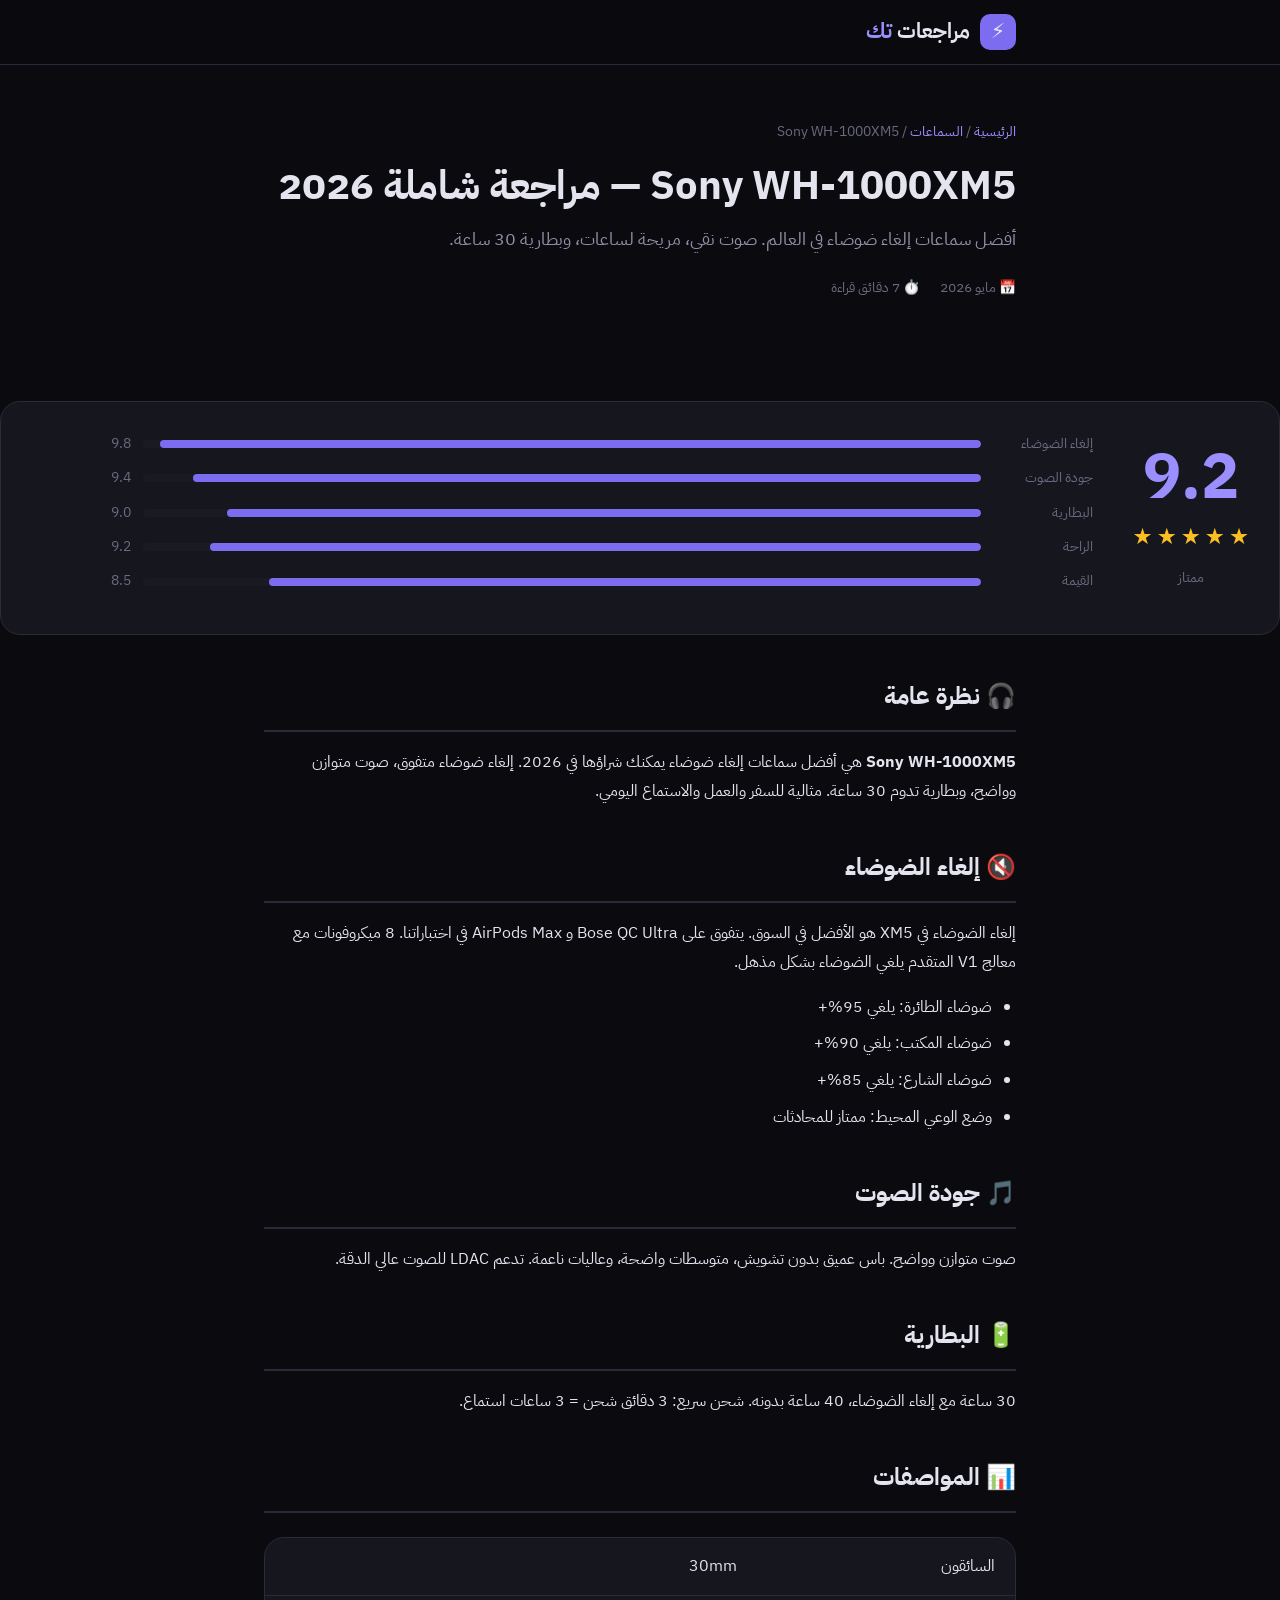
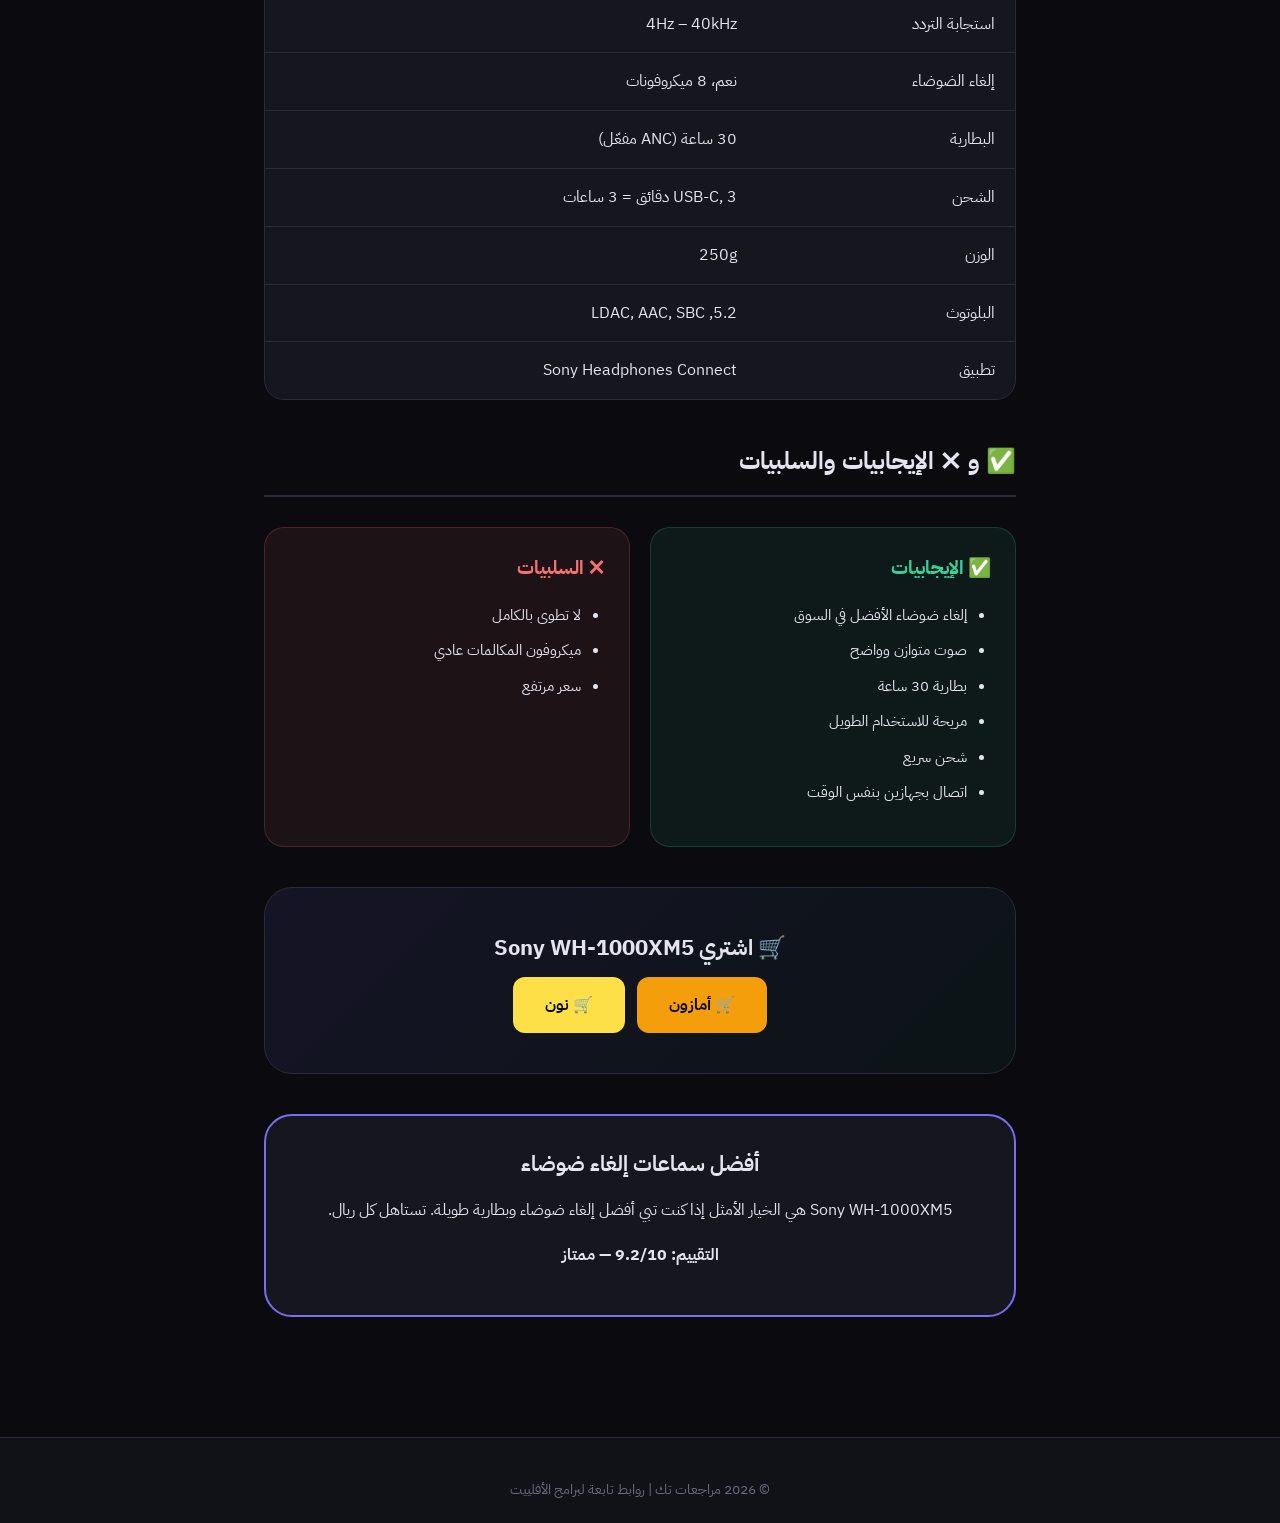
<file: posts/sony-xm5-review.html>
<!DOCTYPE html>
<html lang="ar" dir="rtl">
<head>
<meta charset="UTF-8">
<meta name="viewport" content="width=device-width, initial-scale=1.0">
<title>مراجعة Sony WH-1000XM5 2026 | مراجعات تك</title>
<meta name="description" content="مراجعة شاملة لسماعات Sony WH-1000XM5 — إلغاء الضوضاء، جودة الصوت، البطارية، السعر">
<link href="https://fonts.googleapis.com/css2?family=IBM+Plex+Sans+Arabic:wght@300;400;500;600;700&display=swap" rel="stylesheet">
<style>
:root{--bg:#0a0a0f;--bg2:#111118;--bg3:#1a1a24;--card:#16161f;--border:#2a2a3a;--text:#e4e4ef;--text-dim:#9090a8;--text-muted:#6a6a80;--accent:#7c6cf0;--accent-light:#9b8fff;--green:#34d399;--amber:#fbbf24;--red:#f87171;--radius:12px;--radius-lg:20px;--radius-xl:28px}
*{margin:0;padding:0;box-sizing:border-box}
body{font-family:'IBM Plex Sans Arabic',system-ui,sans-serif;background:var(--bg);color:var(--text);line-height:1.8}
a{text-decoration:none;color:inherit}
.container{max-width:800px;margin:0 auto;padding:0 24px}
.header{position:fixed;top:0;left:0;right:0;z-index:100;background:rgba(10,10,15,0.85);backdrop-filter:blur(16px);border-bottom:1px solid var(--border)}
.header-inner{display:flex;align-items:center;justify-content:space-between;height:64px}
.logo{display:flex;align-items:center;gap:10px;font-size:1.3rem;font-weight:700}
.logo-mark{width:36px;height:36px;background:var(--accent);border-radius:10px;display:flex;align-items:center;justify-content:center}
.logo-accent{color:var(--accent-light)}
.article-hero{padding:120px 0 40px}
.breadcrumb{font-size:0.85rem;color:var(--text-muted);margin-bottom:16px}
.breadcrumb a{color:var(--accent-light)}
h1{font-size:clamp(1.8rem,4vw,2.5rem);font-weight:700;line-height:1.3;margin-bottom:12px}
.subtitle{font-size:1.1rem;color:var(--text-dim);margin-bottom:20px}
.meta{display:flex;gap:20px;flex-wrap:wrap;color:var(--text-muted);font-size:0.85rem;margin-bottom:30px}
.rating-box{background:var(--card);border:1px solid var(--border);border-radius:var(--radius-lg);padding:30px;margin:30px 0;display:flex;align-items:center;gap:40px;flex-wrap:wrap;justify-content:center}
.rating-big{text-align:center}
.rating-number{font-size:4rem;font-weight:700;color:var(--accent-light);line-height:1}
.stars{display:flex;gap:4px;margin:8px 0;justify-content:center}
.star{color:var(--amber);font-size:1.4rem}
.rating-label{font-size:0.9rem;color:var(--text-muted)}
.rating-details{flex:1;min-width:250px}
.rating-row{display:flex;align-items:center;gap:12px;margin-bottom:10px}
.rating-row span{font-size:0.85rem;color:var(--text-muted);min-width:100px}
.rating-bar{flex:1;height:8px;background:var(--bg3);border-radius:4px;overflow:hidden}
.rating-bar-fill{height:100%;border-radius:4px;background:var(--accent)}
.content{padding:0 0 80px}
.content h2{font-size:1.5rem;font-weight:700;margin:40px 0 16px;padding-bottom:12px;border-bottom:2px solid var(--border)}
.content p{margin-bottom:16px}
.content ul{margin:16px 0;padding-right:24px}
.content li{margin-bottom:8px}
.specs-table{width:100%;border-collapse:separate;border-spacing:0;background:var(--card);border:1px solid var(--border);border-radius:var(--radius-lg);overflow:hidden;margin:24px 0}
.specs-table th{background:var(--bg3);padding:14px 20px;text-align:right;font-weight:600;border-bottom:1px solid var(--border)}
.specs-table td{padding:14px 20px;border-bottom:1px solid var(--border)}
.specs-table tr:last-child td{border-bottom:none}
.pros-cons{display:grid;grid-template-columns:1fr 1fr;gap:20px;margin:30px 0}
.pros-box{background:rgba(52,211,153,0.08);border:1px solid rgba(52,211,153,0.2);border-radius:var(--radius-lg);padding:24px}
.cons-box{background:rgba(248,113,113,0.08);border:1px solid rgba(248,113,113,0.2);border-radius:var(--radius-lg);padding:24px}
.pros-box h3{color:var(--green);margin-bottom:12px}
.cons-box h3{color:var(--red);margin-bottom:12px}
.pros-box li,.cons-box li{margin-bottom:8px;font-size:0.95rem}
.cta-box{background:linear-gradient(135deg,rgba(124,108,240,0.1),rgba(52,211,153,0.05));border:1px solid var(--border);border-radius:var(--radius-xl);padding:40px;text-align:center;margin:40px 0}
.cta-box h3{font-size:1.4rem;font-weight:700;margin-bottom:8px}
.cta-box p{color:var(--text-dim);margin-bottom:24px}
.cta-buttons{display:flex;gap:12px;justify-content:center;flex-wrap:wrap}
.btn-amazon{padding:14px 32px;background:#f59e0b;color:#0a0a0f;border-radius:var(--radius);font-weight:700;font-size:1rem;border:none;cursor:pointer;font-family:inherit}
.btn-noon{padding:14px 32px;background:#fde047;color:#0a0a0f;border-radius:var(--radius);font-weight:700;font-size:1rem;border:none;cursor:pointer;font-family:inherit}
.verdict-box{background:var(--card);border:2px solid var(--accent);border-radius:var(--radius-xl);padding:30px;margin:40px 0;text-align:center}
.verdict-box h3{font-size:1.3rem;font-weight:700;margin-bottom:12px}
.footer{border-top:1px solid var(--border);padding:40px 0 20px;text-align:center;background:var(--bg2)}
.footer p{color:var(--text-muted);font-size:0.85rem}
@media(max-width:768px){.pros-cons{grid-template-columns:1fr}.rating-box{flex-direction:column}}
</style>
</head>
<body>
<header class="header"><div class="container"><div class="header-inner">
  <a href="../index.html" class="logo"><div class="logo-mark">⚡</div><span>مراجعات <span class="logo-accent">تك</span></span></a>
</div></div></header>

<div class="article-hero"><div class="container">
  <div class="breadcrumb"><a href="../index.html">الرئيسية</a> / <a href="../posts/best-headphones-2026.html">السماعات</a> / Sony WH-1000XM5</div>
  <h1>Sony WH-1000XM5 — مراجعة شاملة 2026</h1>
  <p class="subtitle">أفضل سماعات إلغاء ضوضاء في العالم. صوت نقي، مريحة لساعات، وبطارية 30 ساعة.</p>
  <div class="meta"><span>📅 مايو 2026</span><span>⏱️ 7 دقائق قراءة</span></div>
</div></div>

<div class="rating-box">
  <div class="rating-big"><div class="rating-number">9.2</div><div class="stars"><span class="star">★</span><span class="star">★</span><span class="star">★</span><span class="star">★</span><span class="star">★</span></div><div class="rating-label">ممتاز</div></div>
  <div class="rating-details">
    <div class="rating-row"><span>إلغاء الضوضاء</span><div class="rating-bar"><div class="rating-bar-fill" style="width:98%"></div></div><span>9.8</span></div>
    <div class="rating-row"><span>جودة الصوت</span><div class="rating-bar"><div class="rating-bar-fill" style="width:94%"></div></div><span>9.4</span></div>
    <div class="rating-row"><span>البطارية</span><div class="rating-bar"><div class="rating-bar-fill" style="width:90%"></div></div><span>9.0</span></div>
    <div class="rating-row"><span>الراحة</span><div class="rating-bar"><div class="rating-bar-fill" style="width:92%"></div></div><span>9.2</span></div>
    <div class="rating-row"><span>القيمة</span><div class="rating-bar"><div class="rating-bar-fill" style="width:85%"></div></div><span>8.5</span></div>
  </div>
</div>

<div class="content"><div class="container">
<h2>🎧 نظرة عامة</h2>
<p><strong>Sony WH-1000XM5</strong> هي أفضل سماعات إلغاء ضوضاء يمكنك شراؤها في 2026. إلغاء ضوضاء متفوق، صوت متوازن وواضح، وبطارية تدوم 30 ساعة. مثالية للسفر والعمل والاستماع اليومي.</p>

<h2>🔇 إلغاء الضوضاء</h2>
<p>إلغاء الضوضاء في XM5 هو الأفضل في السوق. يتفوق على Bose QC Ultra و AirPods Max في اختباراتنا. 8 ميكروفونات مع معالج V1 المتقدم يلغي الضوضاء بشكل مذهل.</p>
<ul>
<li>ضوضاء الطائرة: يلغي 95%+</li>
<li>ضوضاء المكتب: يلغي 90%+</li>
<li>ضوضاء الشارع: يلغي 85%+</li>
<li>وضع الوعي المحيط: ممتاز للمحادثات</li>
</ul>

<h2>🎵 جودة الصوت</h2>
<p>صوت متوازن وواضح. باس عميق بدون تشويش، متوسطات واضحة، وعاليات ناعمة. تدعم LDAC للصوت عالي الدقة.</p>

<h2>🔋 البطارية</h2>
<p>30 ساعة مع إلغاء الضوضاء، 40 ساعة بدونه. شحن سريع: 3 دقائق شحن = 3 ساعات استماع.</p>

<h2>📊 المواصفات</h2>
<table class="specs-table">
<tr><td>السائقون</td><td>30mm</td></tr>
<tr><td>استجابة التردد</td><td>4Hz – 40kHz</td></tr>
<tr><td>إلغاء الضوضاء</td><td>نعم، 8 ميكروفونات</td></tr>
<tr><td>البطارية</td><td>30 ساعة (ANC مفعّل)</td></tr>
<tr><td>الشحن</td><td>USB-C, 3 دقائق = 3 ساعات</td></tr>
<tr><td>الوزن</td><td>250g</td></tr><tr><td>البلوتوث</td><td>5.2, LDAC, AAC, SBC</td></tr>
<tr><td>تطبيق</td><td>Sony Headphones Connect</td></tr>
</table>

<h2>✅ و ❌ الإيجابيات والسلبيات</h2>
<div class="pros-cons">
<div class="pros-box"><h3>✅ الإيجابيات</h3><ul>
<li>إلغاء ضوضاء الأفضل في السوق</li>
<li>صوت متوازن وواضح</li>
<li>بطارية 30 ساعة</li>
<li>مريحة للاستخدام الطويل</li>
<li>شحن سريع</li>
<li>اتصال بجهازين بنفس الوقت</li>
</ul></div>
<div class="cons-box"><h3>❌ السلبيات</h3><ul>
<li>لا تطوى بالكامل</li>
<li>ميكروفون المكالمات عادي</li>
<li>سعر مرتفع</li>
</ul></div>
</div>

<div class="cta-box">
<h3>🛒 اشتري Sony WH-1000XM5</h3>
<div class="cta-buttons">
<a href="https://www.amazon.ae/s?k=sony+wh1000xm5&tag=brqoman-21" class="btn-amazon" target="_blank" rel="nofollow">🛒 أمازون</a>
<a href="https://www.noon.com/saudi-ar/search?q=sony+wh1000xm5" class="btn-noon" target="_blank" rel="nofollow">🛒 نون</a>
</div>
</div>

<div class="verdict-box">
<h3>أفضل سماعات إلغاء ضوضاء</h3>
<p>Sony WH-1000XM5 هي الخيار الأمثل إذا كنت تبي أفضل إلغاء ضوضاء وبطارية طويلة. تستاهل كل ريال.</p>
<p><strong>التقييم: 9.2/10 — ممتاز</strong></p>
</div>
</div></div>

<footer class="footer"><div class="container"><p>© 2026 مراجعات تك | روابط تابعة لبرامج الأفلييت</p></div></footer>
</body>
</html>
</file>
